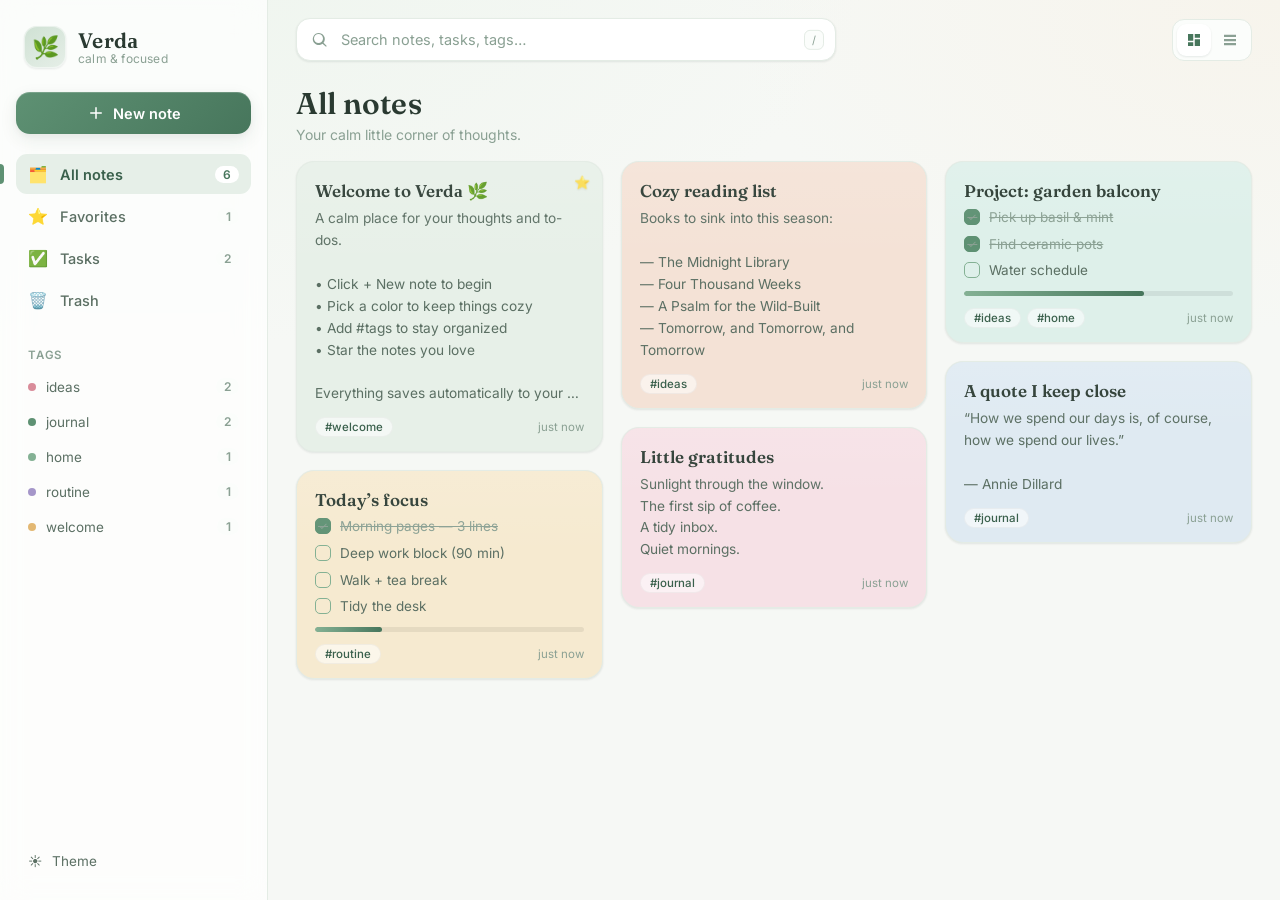
<file: index.html>
<!DOCTYPE html>
<html lang="en" data-theme="light">
<head>
  <meta charset="UTF-8" />
  <meta name="viewport" content="width=device-width, initial-scale=1.0" />
  <meta name="description" content="Verda — a calming green note-taking & productivity space. Notes, tasks, and focus, beautifully organized." />
  <meta name="theme-color" content="#3f7d6b" />
  <title>Verdа · calm notes & productivity</title>
  <link rel="preconnect" href="https://fonts.googleapis.com" />
  <link rel="preconnect" href="https://fonts.gstatic.com" crossorigin />
  <link href="https://fonts.googleapis.com/css2?family=Fraunces:opsz,wght@9..144,400;9..144,500;9..144,600&family=Inter:wght@400;450;500;600;700&display=swap" rel="stylesheet" />
  <link rel="icon" href="data:image/svg+xml,%3Csvg xmlns='http://www.w3.org/2000/svg' viewBox='0 0 100 100'%3E%3Ctext y='.9em' font-size='90'%3E%F0%9F%8C%BF%3C/text%3E%3C/svg%3E" />
  <link rel="stylesheet" href="styles.css" />
</head>
<body>
  <div class="app" id="app">
    <!-- Sidebar -->
    <aside class="sidebar" id="sidebar">
      <div class="brand">
        <div class="brand-mark">🌿</div>
        <div class="brand-text">
          <span class="brand-name">Verdа</span>
          <span class="brand-tag">calm &amp; focused</span>
        </div>
      </div>

      <button class="new-note-btn" id="newNoteBtn">
        <svg viewBox="0 0 24 24" width="18" height="18" aria-hidden="true"><path fill="currentColor" d="M11 11V5a1 1 0 1 1 2 0v6h6a1 1 0 1 1 0 2h-6v6a1 1 0 1 1-2 0v-6H5a1 1 0 1 1 0-2h6Z"/></svg>
        New note
      </button>

      <nav class="nav" id="nav">
        <button class="nav-item is-active" data-view="all">
          <span class="nav-ico">🗂️</span><span>All notes</span><span class="nav-count" data-count="all"></span>
        </button>
        <button class="nav-item" data-view="favorites">
          <span class="nav-ico">⭐</span><span>Favorites</span><span class="nav-count" data-count="favorites"></span>
        </button>
        <button class="nav-item" data-view="tasks">
          <span class="nav-ico">✅</span><span>Tasks</span><span class="nav-count" data-count="tasks"></span>
        </button>
        <button class="nav-item" data-view="trash">
          <span class="nav-ico">🗑️</span><span>Trash</span><span class="nav-count" data-count="trash"></span>
        </button>
      </nav>

      <div class="nav-section">
        <div class="nav-section-head">
          <span>Tags</span>
        </div>
        <div class="tag-list" id="tagList"></div>
      </div>

      <div class="sidebar-footer">
        <button class="ghost-btn" id="themeToggle" title="Toggle theme">
          <span class="ico-light">☀️</span><span class="ico-dark">🌙</span>
          <span class="theme-label">Theme</span>
        </button>
      </div>
    </aside>

    <!-- Main -->
    <main class="main">
      <header class="topbar">
        <button class="icon-btn menu-btn" id="menuBtn" title="Menu" aria-label="Toggle sidebar">
          <svg viewBox="0 0 24 24" width="20" height="20"><path fill="currentColor" d="M4 6h16v2H4zM4 11h16v2H4zM4 16h16v2H4z"/></svg>
        </button>
        <div class="search">
          <svg class="search-ico" viewBox="0 0 24 24" width="18" height="18"><path fill="currentColor" d="m21 20-4.3-4.3a8 8 0 1 0-1.4 1.4L20 21zM4 10a6 6 0 1 1 12 0 6 6 0 0 1-12 0Z"/></svg>
          <input type="text" id="search" placeholder="Search notes, tasks, tags…" autocomplete="off" />
          <kbd class="search-kbd">/</kbd>
        </div>
        <div class="topbar-right">
          <div class="seg" id="layoutSeg" role="tablist" aria-label="Layout">
            <button class="seg-btn is-active" data-layout="masonry" title="Board view" aria-label="Board view">
              <svg viewBox="0 0 24 24" width="18" height="18"><path fill="currentColor" d="M4 4h7v9H4zM13 4h7v5h-7zM13 11h7v9h-7zM4 15h7v5H4z"/></svg>
            </button>
            <button class="seg-btn" data-layout="list" title="List view" aria-label="List view">
              <svg viewBox="0 0 24 24" width="18" height="18"><path fill="currentColor" d="M4 5h16v3H4zM4 10.5h16v3H4zM4 16h16v3H4z"/></svg>
            </button>
          </div>
        </div>
      </header>

      <section class="view-head">
        <div>
          <h1 class="view-title" id="viewTitle">All notes</h1>
          <p class="view-sub" id="viewSub">Your calm little corner of thoughts.</p>
        </div>
      </section>

      <section class="board-wrap">
        <div class="board" id="board" data-layout="masonry"></div>
        <div class="empty" id="empty" hidden>
          <div class="empty-art">🍃</div>
          <h2 id="emptyTitle">Nothing here yet</h2>
          <p id="emptyText">Plant your first thought. It’ll grow.</p>
          <button class="new-note-btn ghost" id="emptyNew">Create a note</button>
        </div>
      </section>
    </main>
  </div>

  <!-- Editor overlay -->
  <div class="editor-overlay" id="editorOverlay" hidden>
    <div class="editor-scrim" data-close></div>
    <div class="editor" id="editor" role="dialog" aria-modal="true" aria-label="Note editor">
      <div class="editor-top">
        <div class="swatches" id="swatches" aria-label="Note color"></div>
        <div class="editor-actions">
          <button class="icon-btn" id="pinBtn" title="Pin / favorite">
            <svg viewBox="0 0 24 24" width="20" height="20"><path fill="currentColor" d="m12 2 2.9 6.3 6.9.7-5.1 4.6 1.4 6.8L12 17.8 5.9 20.4l1.4-6.8L2.2 9l6.9-.7z"/></svg>
          </button>
          <button class="icon-btn" id="taskToggleBtn" title="Mark as task / checklist">
            <svg viewBox="0 0 24 24" width="20" height="20"><path fill="currentColor" d="M9 16.2 4.8 12l-1.4 1.4L9 19 21 7l-1.4-1.4z"/></svg>
          </button>
          <button class="icon-btn danger" id="deleteBtn" title="Delete note">
            <svg viewBox="0 0 24 24" width="20" height="20"><path fill="currentColor" d="M6 7h12l-1 13H7zM9 4h6l1 2H8z"/></svg>
          </button>
          <button class="icon-btn" id="closeEditor" title="Close" data-close>
            <svg viewBox="0 0 24 24" width="20" height="20"><path fill="currentColor" d="M6.4 5 12 10.6 17.6 5 19 6.4 13.4 12 19 17.6 17.6 19 12 13.4 6.4 19 5 17.6 10.6 12 5 6.4z"/></svg>
          </button>
        </div>
      </div>

      <input class="editor-title" id="editorTitle" placeholder="Title" />

      <div class="editor-body" id="editorBody">
        <textarea class="editor-text" id="editorText" placeholder="Start writing… let your thoughts breathe."></textarea>
        <div class="checklist" id="checklist" hidden></div>
      </div>

      <div class="editor-foot">
        <div class="tag-edit">
          <span class="tag-edit-chips" id="tagChips"></span>
          <input class="tag-input" id="tagInput" placeholder="+ tag" />
        </div>
        <span class="editor-meta" id="editorMeta"></span>
      </div>
    </div>
  </div>

  <!-- Toast -->
  <div class="toast" id="toast" hidden><span id="toastMsg"></span><button id="toastAction"></button></div>

  <script src="app.js"></script>
</body>
</html>
</file>
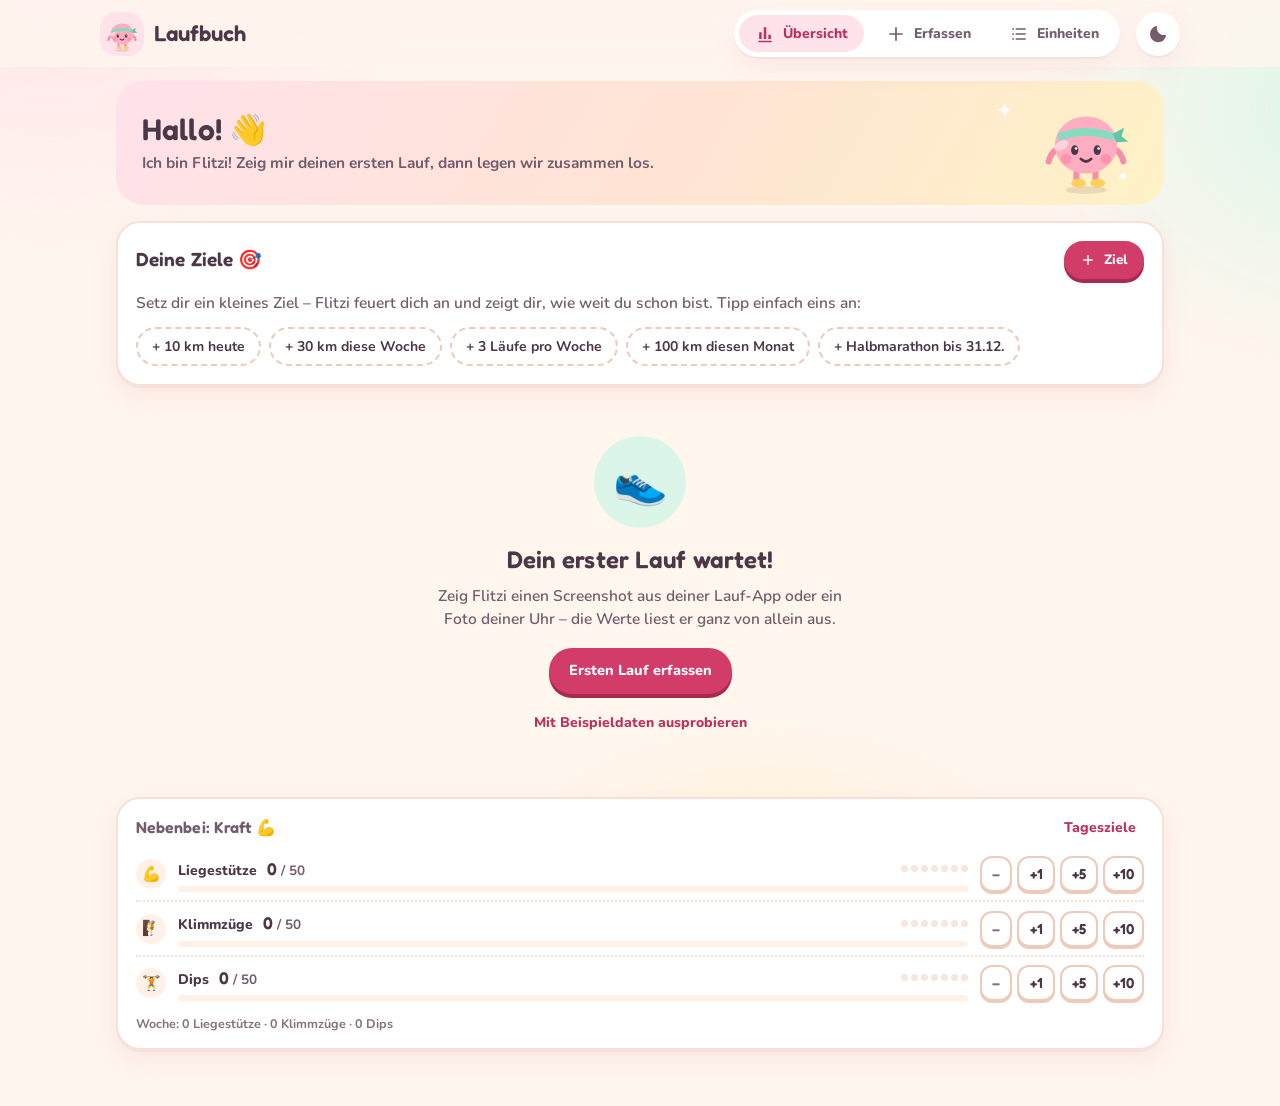
<file: lauf/index.html>
<!DOCTYPE html>
<html lang="de">
<head>
  <meta charset="UTF-8" />
  <meta name="viewport" content="width=device-width, initial-scale=1.0, viewport-fit=cover" />
  <meta name="description" content="Laufbuch — Lauf-Screenshots und Fotos automatisch auslesen, Einheiten speichern und Fortschritte sehen." />
  <meta name="theme-color" content="#fff6ee" />
  <title>Laufbuch</title>
  <link rel="preconnect" href="https://fonts.googleapis.com" />
  <link rel="preconnect" href="https://fonts.gstatic.com" crossorigin />
  <link href="https://fonts.googleapis.com/css2?family=Fredoka:wght@500;600;700&family=Nunito:wght@500;600;700;800&display=swap" rel="stylesheet" />
  <link rel="manifest" href="manifest.webmanifest" />
  <link rel="icon" href="icons/icon.svg" type="image/svg+xml" />
  <link rel="apple-touch-icon" href="icons/apple-touch-icon.png" />
  <meta name="apple-mobile-web-app-capable" content="yes" />
  <meta name="mobile-web-app-capable" content="yes" />
  <meta name="apple-mobile-web-app-title" content="Laufbuch" />
  <meta name="apple-mobile-web-app-status-bar-style" content="default" />
  <meta name="format-detection" content="telephone=no" />
  <link rel="stylesheet" href="styles.css" />
</head>
<body>
  <header class="topbar">
    <div class="brand">
      <span class="brand-mark" data-mascot="idle" data-size="38" aria-hidden="true"></span>
      <span class="brand-name">Laufbuch</span>
    </div>

    <nav class="tabs" id="tabs" aria-label="Bereiche">
      <button class="tab-btn is-active" data-tab="overview" aria-current="page">
        <svg viewBox="0 0 24 24" width="20" height="20" aria-hidden="true"><path fill="currentColor" d="M4 20h16v2H4zM5 10h3v8H5zm5.5-6h3v14h-3zM16 13h3v5h-3z"/></svg>
        <span>Übersicht</span>
      </button>
      <button class="tab-btn tab-btn--add" data-tab="add" aria-label="Neue Einheit erfassen">
        <svg viewBox="0 0 24 24" width="20" height="20" aria-hidden="true"><path fill="currentColor" d="M11 4h2v7h7v2h-7v7h-2v-7H4v-2h7z"/></svg>
        <span>Erfassen</span>
      </button>
      <button class="tab-btn" data-tab="runs">
        <svg viewBox="0 0 24 24" width="20" height="20" aria-hidden="true"><path fill="currentColor" d="M4 5h2v2H4zm4 0h12v2H8zm-4 6h2v2H4zm4 0h12v2H8zm-4 6h2v2H4zm4 0h12v2H8z"/></svg>
        <span>Einheiten</span>
      </button>
    </nav>

    <button class="icon-btn" id="themeToggle" title="Hell/Dunkel umschalten" aria-label="Hell/Dunkel umschalten">
      <svg class="ico-moon" viewBox="0 0 24 24" width="20" height="20" aria-hidden="true"><path fill="currentColor" d="M12.3 22A10 10 0 0 1 9.6 2.4a1 1 0 0 1 1.2 1.3A8 8 0 0 0 20.3 13a1 1 0 0 1 1.3 1.2A10 10 0 0 1 12.3 22Z"/></svg>
      <svg class="ico-sun" viewBox="0 0 24 24" width="20" height="20" aria-hidden="true"><path fill="currentColor" d="M12 17a5 5 0 1 1 0-10 5 5 0 0 1 0 10ZM11 1h2v3h-2zm0 19h2v3h-2zM3.5 4.9l1.4-1.4L7 5.6 5.6 7zm13.4 13.5 1.4-1.4 2.1 2.1-1.4 1.4zM1 11h3v2H1zm19 0h3v2h-3zM3.5 19.1 5.6 17 7 18.4l-2.1 2.1zM16.9 5.6 19 3.5l1.4 1.4L18.4 7z"/></svg>
    </button>
  </header>

  <main class="main">
    <!-- ============ Übersicht ============ -->
    <section class="view is-active" id="view-overview" aria-labelledby="h-overview">
      <div class="hero">
        <div class="hero-text">
          <h1 id="h-overview"><span id="heroTitle">Hallo!</span></h1>
          <p id="heroSub">Schön, dass du da bist.</p>
        </div>
        <div class="hero-mascot" data-mascot="run" data-size="104" aria-hidden="true"></div>
      </div>

      <div class="install-card" id="installCard" hidden>
        <span class="install-ico emo" aria-hidden="true">📲</span>
        <div class="install-text">
          <strong>Hol dir Laufbuch auf deinen Home-Bildschirm</strong>
          <span>Mit eigenem Symbol, im Vollbild und auch ohne Internet.</span>
        </div>
        <button class="btn btn-primary btn-sm" id="installBtn">So geht's</button>
        <button class="install-close" id="installDismiss" aria-label="Hinweis ausblenden">
          <svg viewBox="0 0 24 24" width="18" height="18" aria-hidden="true"><path fill="currentColor" d="m12 10.6 5-5 1.4 1.4-5 5 5 5-1.4 1.4-5-5-5 5L5.6 17l5-5-5-5L7 5.6z"/></svg>
        </button>
      </div>

      <div class="notice warn demo-bar" id="demoBar" hidden>
        <span><i class="emo">🧸</i> Das sind nur Beispieldaten zum Ausprobieren.</span> <button class="link-btn" id="demoRemove">Beispieldaten entfernen</button>
      </div>

      <div class="card goals-card" id="goalsCard">
        <div class="card-head">
          <h2>Deine Ziele <i class="emo">🎯</i></h2>
          <button class="btn btn-sm btn-primary" id="addGoalBtn">
            <svg viewBox="0 0 24 24" width="16" height="16" aria-hidden="true"><path fill="currentColor" d="M11 11V5h2v6h6v2h-6v6h-2v-6H5v-2z"/></svg>
            Ziel
          </button>
        </div>
        <div class="goal-list" id="goalList"></div>
        <div class="goal-empty" id="goalEmpty" hidden>
          <p>Setz dir ein kleines Ziel – Flitzi feuert dich an und zeigt dir, wie weit du schon bist. Tipp einfach eins an:</p>
          <div class="chips" id="goalChips"></div>
        </div>
        <details class="past-goals" id="pastGoals" hidden>
          <summary>Vergangene Ziele <span class="count" id="pastCount"></span></summary>
          <ul class="past-list" id="pastGoalList"></ul>
        </details>
        <div class="goal-foot" id="goalFoot"><span class="pill good" id="streakPill"></span><span class="pill" id="monthPill"></span></div>
      </div>

      <div class="empty" id="overviewEmpty" hidden>
        <div class="empty-art" aria-hidden="true"><i class="emo">👟</i></div>
        <h2>Dein erster Lauf wartet!</h2>
        <p>Zeig Flitzi einen Screenshot aus deiner Lauf-App oder ein Foto deiner Uhr – die Werte liest er ganz von allein aus.</p>
        <button class="btn btn-primary" data-goto="add">Ersten Lauf erfassen</button>
        <div><button class="link-btn demo-link" id="demoBtn">Mit Beispieldaten ausprobieren</button></div>
      </div>

      <div id="overviewContent">
        <div class="kpis">
          <div class="kpi"><div class="kpi-ico emo" aria-hidden="true">🛣️</div><div class="kpi-body"><div class="kpi-label">Gesamtstrecke</div><div class="kpi-value"><span id="kpiKm">0</span><small>km</small></div></div></div>
          <div class="kpi"><div class="kpi-ico emo" aria-hidden="true">👟</div><div class="kpi-body"><div class="kpi-label">Läufe</div><div class="kpi-value"><span id="kpiRuns">0</span></div></div></div>
          <div class="kpi"><div class="kpi-ico emo" aria-hidden="true">⏱️</div><div class="kpi-body"><div class="kpi-label">Gesamtzeit</div><div class="kpi-value"><span id="kpiTime">0</span></div></div></div>
          <div class="kpi"><div class="kpi-ico emo" aria-hidden="true">⚡</div><div class="kpi-body"><div class="kpi-label">Ø Pace</div><div class="kpi-value"><span id="kpiPace">–</span><small>/km</small></div></div></div>
        </div>

        <div class="grid-2">
          <div class="card chart-card">
            <div class="card-head">
              <h2>Wochenkilometer <i class="emo">📊</i></h2>
              <span class="card-sub">letzte 12 Wochen</span>
            </div>
            <div class="chart" id="chartWeeks"></div>
          </div>
          <div class="card chart-card">
            <div class="card-head">
              <h2>Pace-Entwicklung <i class="emo">📈</i></h2>
              <span class="card-sub" id="paceTrend">letzte 20 Läufe</span>
            </div>
            <div class="chart" id="chartPace"></div>
          </div>
        </div>

        <div class="grid-2">
          <div class="card">
            <div class="card-head"><h2>Bestleistungen <i class="emo">🏆</i></h2></div>
            <div class="records" id="records"></div>
          </div>
          <div class="card">
            <div class="card-head">
              <h2>Letzte Einheiten <i class="emo">👟</i></h2>
              <button class="link-btn" data-goto="runs">Alle anzeigen</button>
            </div>
            <ul class="run-list compact" id="recentList"></ul>
          </div>
        </div>
      </div>
      <section class="card strength-card" id="strengthCard" aria-labelledby="h-strength">
        <div class="card-head">
          <h2 id="h-strength">Nebenbei: Kraft <i class="emo">💪</i></h2>
          <button class="link-btn" id="strengthSettings">Tagesziele</button>
        </div>
        <div class="strength-list" id="strengthGrid"></div>
        <div class="strength-foot" id="strengthFoot"></div>
      </section>
    </section>

    <!-- ============ Erfassen ============ -->
    <section class="view" id="view-add" aria-labelledby="h-add">
      <h1 class="view-title" id="h-add">Lauf erfassen <i class="emo">📸</i></h1>

      <label class="dropzone" id="dropzone" for="fileInput">
        <input type="file" id="fileInput" accept="image/*" multiple hidden />
        <span class="dz-mascot" data-mascot="idle" data-size="96" aria-hidden="true"></span>
        <span class="dz-title">Neue Einheit</span>
        <span class="dz-sub">Wähl einen oder mehrere Screenshots <strong>desselben Laufs</strong> – Flitzi fasst sie zu einer Einheit zusammen. Ziehen, mit <kbd>Strg</kbd>+<kbd>V</kbd> einfügen oder antippen.</span>
      </label>

      <div class="add-actions">
        <label class="btn btn-primary" for="cameraInput">
          <input type="file" id="cameraInput" accept="image/*" capture="environment" hidden />
          <svg viewBox="0 0 24 24" width="18" height="18" aria-hidden="true"><path fill="currentColor" d="M9 3 7.2 5H4a2 2 0 0 0-2 2v12a2 2 0 0 0 2 2h16a2 2 0 0 0 2-2V7a2 2 0 0 0-2-2h-3.2L15 3H9Zm3 15a5 5 0 1 1 0-10 5 5 0 0 1 0 10Z"/></svg>
          Foto aufnehmen
        </label>
        <button class="btn" id="manualBtn">Ohne Foto eintragen</button>
      </div>

      <p class="hint">
        <i class="emo">💡</i> Tipp für WHOOP: Mach von einem Lauf ruhig mehrere Screenshots – Übersicht (Strain,
        Dauer, Herzfrequenz, Kalorien), Herzfrequenzzonen und die Karte mit Distanz &amp; Pace. Mit „+ Foto“ kannst du
        jederzeit weitere hinzufügen, auch später beim Bearbeiten. Klappt genauso mit Strava, Garmin, Apple Fitness,
        Nike Run Club, Polar, Coros und Fotos vom Uhren-Display.<br />
        <i class="emo">🔒</i> Flitzi liest alles direkt auf deinem Gerät – deine Bilder bleiben bei dir.
      </p>

      <div class="queue-head" id="queueHead" hidden>
        <h2>Neue Einheiten <i class="emo">👀</i> <span class="count" id="queueCount"></span></h2>
        <button class="btn btn-primary btn-sm" id="saveAllBtn">Alle speichern</button>
      </div>
      <div class="queue" id="queue"></div>
    </section>

    <!-- ============ Einheiten ============ -->
    <section class="view" id="view-runs" aria-labelledby="h-runs">
      <div class="runs-head">
        <h1 class="view-title" id="h-runs">Deine Einheiten <i class="emo">📒</i></h1>
        <div class="runs-tools">
          <button class="btn btn-sm" id="exportCsvBtn">CSV exportieren</button>
          <button class="btn btn-sm" id="exportJsonBtn">Backup</button>
          <label class="btn btn-sm" for="importInput">Importieren<input type="file" id="importInput" accept="application/json,.json" hidden /></label>
        </div>
      </div>
      <div class="empty" id="runsEmpty" hidden>
        <div class="empty-art" aria-hidden="true"><i class="emo">📒</i></div>
        <h2>Noch ganz leer hier</h2>
        <p>Sobald du einen Lauf speicherst, sammelt Flitzi ihn hier für dich – schön nach Monaten sortiert.</p>
        <button class="btn btn-primary" data-goto="add">Lauf erfassen</button>
      </div>
      <div id="runGroups"></div>
    </section>
  </main>

  <!-- Bearbeiten -->
  <dialog class="dialog" id="editDialog" aria-labelledby="editTitle">
    <div class="dialog-head">
      <h2 id="editTitle">Einheit bearbeiten</h2>
      <button class="icon-btn" data-close aria-label="Schließen">
        <svg viewBox="0 0 24 24" width="20" height="20" aria-hidden="true"><path fill="currentColor" d="m12 10.6 5-5 1.4 1.4-5 5 5 5-1.4 1.4-5-5-5 5L5.6 17l5-5-5-5L7 5.6z"/></svg>
      </button>
    </div>
    <div class="dialog-body" id="editBody"></div>
  </dialog>

  <div class="tooltip" id="tooltip" role="status" hidden></div>
  <div class="toast" id="toast" role="status" aria-live="polite">
    <span id="toastMsg"></span>
    <button class="toast-action" id="toastAction" hidden></button>
  </div>

  <!-- Formular für eine Einheit -->
  <template id="runFormTpl">
    <form class="run-form" novalidate>
      <div class="fields">
        <label class="field"><span class="field-label">Datum <i class="src"></i></span><input name="date" type="date" required /></label>
        <label class="field"><span class="field-label">Art</span>
          <select name="type">
            <option>Lauf</option><option>Intervall</option><option>Trail</option><option>Laufband</option><option>Wettkampf</option><option>Gehen</option>
          </select>
        </label>
        <label class="field"><span class="field-label">Distanz (km) <i class="src"></i></span><input name="distanceKm" inputmode="decimal" placeholder="z. B. 10,02" autocomplete="off" /></label>
        <label class="field"><span class="field-label">Dauer <i class="src"></i></span><input name="durationSec" inputmode="numeric" placeholder="h:mm:ss" autocomplete="off" /></label>
        <div class="field field-out"><span class="field-label">Pace <i class="src"></i></span><output name="pace">–</output></div>
        <label class="field"><span class="field-label">Ø Herzfrequenz <i class="src"></i></span><input name="avgHr" inputmode="numeric" placeholder="bpm" autocomplete="off" /></label>
        <label class="field"><span class="field-label">Max. Herzfrequenz <i class="src"></i></span><input name="maxHr" inputmode="numeric" placeholder="bpm" autocomplete="off" /></label>
        <label class="field"><span class="field-label">Kalorien <i class="src"></i></span><input name="calories" inputmode="numeric" placeholder="kcal" autocomplete="off" /></label>
        <label class="field"><span class="field-label">Höhenmeter <i class="src"></i></span><input name="elevationM" inputmode="numeric" placeholder="m" autocomplete="off" /></label>
        <label class="field"><span class="field-label">Schrittfrequenz <i class="src"></i></span><input name="cadence" inputmode="numeric" placeholder="spm" autocomplete="off" /></label>
        <label class="field"><span class="field-label">Strain <i class="src"></i></span><input name="strain" inputmode="decimal" placeholder="0–21" autocomplete="off" /></label>
        <label class="field field-wide"><span class="field-label">Notiz</span><input name="note" placeholder="Wie lief's? 😊" autocomplete="off" /></label>
      </div>
      <div class="zones-box" hidden></div>
      <div class="form-error" hidden></div>
      <div class="form-actions"></div>
    </form>
  </template>

  <script src="parser.js"></script>
  <script src="goals.js"></script>
  <script src="app.js"></script>
</body>
</html>
</file>
<file: styles.css>
/* ============================================================
   Verdа — calm notes & productivity
   A soft, cozy, green-tinted interface.
   ============================================================ */

:root {
  /* Calming green palette */
  --sage-50:  #f3f7f4;
  --sage-100: #e6efe8;
  --sage-200: #cfe1d3;
  --sage-300: #aecdb6;
  --sage-400: #84b194;
  --sage-500: #5e9173;
  --sage-600: #47765c;
  --sage-700: #3a604c;
  --sage-800: #304d3f;
  --sage-900: #233a30;

  --clay:   #c98a6b;
  --honey:  #e3b873;
  --blush:  #d98c9a;
  --sky:    #7fa8c4;
  --lilac:  #a596c9;

  /* Semantic (light) */
  --bg:        #f6f8f5;
  --bg-grad-1: #eef5ee;
  --bg-grad-2: #f7f4ec;
  --surface:   #ffffff;
  --surface-2: #fbfdfb;
  --surface-glass: rgba(255, 255, 255, 0.72);
  --border:    #e4ece5;
  --border-strong: #d3e0d6;
  --text:      #2a3a31;
  --text-soft: #5b6f63;
  --text-mute: #8aa093;
  --accent:    #47765c;
  --accent-soft: #e6efe8;
  --accent-strong: #3a604c;
  --shadow-sm: 0 1px 2px rgba(36, 58, 48, .06), 0 1px 3px rgba(36, 58, 48, .04);
  --shadow-md: 0 6px 18px rgba(36, 58, 48, .08), 0 2px 6px rgba(36, 58, 48, .05);
  --shadow-lg: 0 24px 60px rgba(36, 58, 48, .16), 0 8px 24px rgba(36, 58, 48, .08);
  --ring: 0 0 0 3px rgba(94, 145, 115, .25);

  /* Note card pastels */
  --c-sage:  #e7f0e8;
  --c-mint:  #def0ea;
  --c-honey: #f6ead0;
  --c-clay:  #f4e2d6;
  --c-blush: #f6e1e6;
  --c-sky:   #dfeaf2;
  --c-lilac: #e8e3f3;
  --c-paper: #ffffff;

  --radius:    18px;
  --radius-sm: 12px;
  --radius-lg: 26px;
  --sidebar-w: 268px;
  --font-sans: "Inter", system-ui, -apple-system, "Segoe UI", sans-serif;
  --font-serif: "Fraunces", Georgia, serif;
  --ease: cubic-bezier(.4, .14, .2, 1);
  --ease-out: cubic-bezier(.16, 1, .3, 1);
}

[data-theme="dark"] {
  --bg:        #161e1a;
  --bg-grad-1: #18221d;
  --bg-grad-2: #1c2420;
  --surface:   #1f2a24;
  --surface-2: #23302a;
  --surface-glass: rgba(31, 42, 36, 0.72);
  --border:    #2c3a32;
  --border-strong: #38493f;
  --text:      #e7efe8;
  --text-soft: #aec2b4;
  --text-mute: #7d9286;
  --accent:    #84b194;
  --accent-soft: #28362e;
  --accent-strong: #aecdb6;
  --shadow-sm: 0 1px 2px rgba(0,0,0,.3);
  --shadow-md: 0 8px 22px rgba(0,0,0,.35);
  --shadow-lg: 0 28px 60px rgba(0,0,0,.5);
  --ring: 0 0 0 3px rgba(132, 177, 148, .3);

  --c-sage:  #28362c;
  --c-mint:  #233a35;
  --c-honey: #3a3324;
  --c-clay:  #3a2c24;
  --c-blush: #3a2730;
  --c-sky:   #243240;
  --c-lilac: #2e2940;
  --c-paper: #222e27;
}

* { box-sizing: border-box; }
[hidden] { display: none !important; }
html, body { height: 100%; }
body {
  margin: 0;
  font-family: var(--font-sans);
  color: var(--text);
  background:
    radial-gradient(1200px 700px at 12% -8%, var(--bg-grad-1), transparent 60%),
    radial-gradient(1000px 600px at 100% 0%, var(--bg-grad-2), transparent 55%),
    var(--bg);
  -webkit-font-smoothing: antialiased;
  text-rendering: optimizeLegibility;
  overflow: hidden;
}

button { font-family: inherit; cursor: pointer; border: none; background: none; color: inherit; }
input, textarea { font-family: inherit; }
::selection { background: var(--sage-200); color: var(--sage-900); }

/* Soft scrollbars */
*::-webkit-scrollbar { width: 10px; height: 10px; }
*::-webkit-scrollbar-thumb { background: var(--border-strong); border-radius: 99px; border: 3px solid transparent; background-clip: padding-box; }
*::-webkit-scrollbar-thumb:hover { background: var(--sage-400); background-clip: padding-box; }

/* ============================================================ Layout */
.app {
  display: grid;
  grid-template-columns: var(--sidebar-w) 1fr;
  height: 100vh;
  transition: grid-template-columns .35s var(--ease);
}
.app.sidebar-collapsed { grid-template-columns: 0 1fr; }

/* ============================================================ Sidebar */
.sidebar {
  display: flex;
  flex-direction: column;
  gap: 6px;
  padding: 22px 16px;
  background: var(--surface-glass);
  backdrop-filter: blur(14px) saturate(1.2);
  -webkit-backdrop-filter: blur(14px) saturate(1.2);
  border-right: 1px solid var(--border);
  overflow-y: auto;
  overflow-x: hidden;
  min-width: 0;
}
.app.sidebar-collapsed .sidebar { opacity: 0; pointer-events: none; }

.brand { display: flex; align-items: center; gap: 12px; padding: 4px 8px 18px; }
.brand-mark {
  width: 42px; height: 42px; flex: none;
  display: grid; place-items: center;
  font-size: 22px;
  background: linear-gradient(145deg, var(--sage-200), var(--sage-100));
  border-radius: 13px;
  box-shadow: var(--shadow-sm), inset 0 0 0 1px rgba(255,255,255,.5);
}
.brand-text { display: flex; flex-direction: column; line-height: 1.15; }
.brand-name { font-family: var(--font-serif); font-size: 21px; font-weight: 600; letter-spacing: .3px; }
.brand-tag { font-size: 12px; color: var(--text-mute); letter-spacing: .2px; }

.new-note-btn {
  display: flex; align-items: center; justify-content: center; gap: 8px;
  width: 100%; padding: 12px 16px;
  font-size: 14.5px; font-weight: 600;
  color: #fff;
  background: linear-gradient(135deg, var(--sage-500), var(--sage-600));
  border-radius: 14px;
  box-shadow: var(--shadow-md), inset 0 1px 0 rgba(255,255,255,.18);
  transition: transform .18s var(--ease-out), box-shadow .2s, filter .2s;
  margin-bottom: 14px;
}
.new-note-btn:hover { transform: translateY(-1px); filter: brightness(1.04); box-shadow: var(--shadow-lg); }
.new-note-btn:active { transform: translateY(0) scale(.99); }
.new-note-btn.ghost {
  color: var(--accent); background: var(--accent-soft); box-shadow: none; width: auto; margin: 14px auto 0;
}
.new-note-btn.ghost:hover { background: var(--sage-200); }

.nav { display: flex; flex-direction: column; gap: 2px; }
.nav-item {
  display: flex; align-items: center; gap: 12px;
  padding: 10px 12px; border-radius: 11px;
  font-size: 14.5px; font-weight: 500; color: var(--text-soft);
  text-align: left; width: 100%;
  transition: background .18s, color .18s, transform .12s;
  position: relative;
}
.nav-item:hover { background: var(--accent-soft); color: var(--text); }
.nav-item.is-active { background: var(--accent-soft); color: var(--accent-strong); font-weight: 600; }
.nav-item.is-active::before {
  content: ""; position: absolute; left: -16px; top: 50%; transform: translateY(-50%);
  width: 4px; height: 20px; border-radius: 0 4px 4px 0; background: var(--sage-500);
}
.nav-ico { font-size: 16px; width: 20px; text-align: center; }
.nav-count {
  margin-left: auto; font-size: 12px; font-weight: 600; color: var(--text-mute);
  background: var(--surface-2); padding: 1px 8px; border-radius: 99px; min-width: 22px; text-align: center;
}
.nav-item.is-active .nav-count { background: var(--surface); color: var(--accent); }
.nav-count:empty { display: none; }

.nav-section { margin-top: 22px; }
.nav-section-head {
  font-size: 11.5px; font-weight: 600; letter-spacing: .8px; text-transform: uppercase;
  color: var(--text-mute); padding: 0 12px 8px;
}
.tag-list { display: flex; flex-direction: column; gap: 2px; }
.tag-pill {
  display: flex; align-items: center; gap: 10px;
  padding: 8px 12px; border-radius: 10px; font-size: 13.5px; color: var(--text-soft);
  text-align: left; width: 100%; transition: background .15s, color .15s;
}
.tag-pill:hover { background: var(--accent-soft); color: var(--text); }
.tag-pill.is-active { background: var(--accent-soft); color: var(--accent-strong); font-weight: 600; }
.tag-dot { width: 8px; height: 8px; border-radius: 99px; flex: none; background: var(--sage-400); }
.tag-pill .nav-count { margin-left: auto; }
.tag-empty { padding: 6px 12px; font-size: 12.5px; color: var(--text-mute); font-style: italic; }

.sidebar-footer { margin-top: auto; padding-top: 16px; }
.ghost-btn {
  display: flex; align-items: center; gap: 10px;
  padding: 9px 12px; width: 100%; border-radius: 11px;
  font-size: 13.5px; color: var(--text-soft); transition: background .15s;
}
.ghost-btn:hover { background: var(--accent-soft); }
.ico-dark { display: none; }
[data-theme="dark"] .ico-light { display: none; }
[data-theme="dark"] .ico-dark { display: inline; }

/* ============================================================ Main */
.main { display: flex; flex-direction: column; min-width: 0; height: 100vh; overflow: hidden; }

.topbar {
  display: flex; align-items: center; gap: 14px;
  padding: 18px 28px 6px;
}
.icon-btn {
  display: grid; place-items: center;
  width: 40px; height: 40px; border-radius: 12px;
  color: var(--text-soft);
  transition: background .15s, color .15s, transform .12s;
}
.icon-btn:hover { background: var(--accent-soft); color: var(--text); }
.icon-btn:active { transform: scale(.94); }
.icon-btn.danger:hover { background: #fbe6e6; color: #c0564f; }
[data-theme="dark"] .icon-btn.danger:hover { background: #3a2725; }
.menu-btn { margin-left: -6px; }

.search { position: relative; flex: 1; max-width: 540px; }
.search-ico { position: absolute; left: 15px; top: 50%; transform: translateY(-50%); color: var(--text-mute); pointer-events: none; }
#search {
  width: 100%; padding: 12px 44px 12px 44px;
  font-size: 14.5px; color: var(--text);
  background: var(--surface); border: 1px solid var(--border);
  border-radius: 14px; outline: none; box-shadow: var(--shadow-sm);
  transition: border-color .18s, box-shadow .18s;
}
#search::placeholder { color: var(--text-mute); }
#search:focus { border-color: var(--sage-400); box-shadow: var(--ring); }
.search-kbd {
  position: absolute; right: 12px; top: 50%; transform: translateY(-50%);
  font-size: 11px; color: var(--text-mute); font-family: var(--font-sans);
  background: var(--surface-2); border: 1px solid var(--border); border-radius: 6px;
  padding: 2px 7px; line-height: 1.3;
}

.topbar-right { margin-left: auto; display: flex; align-items: center; gap: 10px; }
.seg { display: flex; gap: 2px; padding: 4px; background: var(--surface-2); border: 1px solid var(--border); border-radius: 12px; }
.seg-btn { display: grid; place-items: center; width: 34px; height: 32px; border-radius: 9px; color: var(--text-mute); transition: all .15s; }
.seg-btn:hover { color: var(--text); }
.seg-btn.is-active { background: var(--surface); color: var(--accent); box-shadow: var(--shadow-sm); }

.view-head { padding: 18px 28px 14px; display: flex; align-items: flex-end; justify-content: space-between; gap: 16px; }
.view-title { font-family: var(--font-serif); font-size: 30px; font-weight: 600; margin: 0; letter-spacing: .2px; }
.view-sub { margin: 4px 0 0; font-size: 14px; color: var(--text-mute); }

.board-wrap { flex: 1; overflow-y: auto; padding: 4px 28px 40px; }

/* Masonry via CSS columns */
.board[data-layout="masonry"] {
  column-width: 250px;
  column-gap: 18px;
}
.board[data-layout="masonry"] .card { break-inside: avoid; margin-bottom: 18px; }

.board[data-layout="list"] {
  display: flex; flex-direction: column; gap: 12px; max-width: 760px;
}
.board[data-layout="list"] .card { width: 100%; }
.board[data-layout="list"] .card-body { -webkit-line-clamp: 3; }

/* ============================================================ Cards */
.card {
  position: relative;
  display: block; width: 100%; text-align: left;
  background: var(--c-paper);
  border: 1px solid var(--border);
  border-radius: var(--radius);
  padding: 18px 18px 14px;
  box-shadow: var(--shadow-sm);
  transition: transform .22s var(--ease-out), box-shadow .22s, border-color .2s;
  cursor: pointer;
  animation: cardIn .45s var(--ease-out) both;
  overflow: hidden;
}
.card::after {
  content: ""; position: absolute; inset: 0; border-radius: inherit;
  background: linear-gradient(180deg, rgba(255,255,255,.16), transparent 40%);
  pointer-events: none; opacity: .6;
}
@keyframes cardIn { from { opacity: 0; transform: translateY(10px) scale(.98); } to { opacity: 1; transform: none; } }
.card:hover { transform: translateY(-3px); box-shadow: var(--shadow-md); border-color: var(--border-strong); }
.card:active { transform: translateY(-1px) scale(.995); }

.card[data-color="sage"]  { background: var(--c-sage); }
.card[data-color="mint"]  { background: var(--c-mint); }
.card[data-color="honey"] { background: var(--c-honey); }
.card[data-color="clay"]  { background: var(--c-clay); }
.card[data-color="blush"] { background: var(--c-blush); }
.card[data-color="sky"]   { background: var(--c-sky); }
.card[data-color="lilac"] { background: var(--c-lilac); }

.card-pin {
  position: absolute; top: 12px; right: 12px; font-size: 13px;
  opacity: .85; filter: drop-shadow(0 1px 1px rgba(0,0,0,.1));
}
.card-title {
  font-family: var(--font-serif);
  font-size: 17px; font-weight: 600; line-height: 1.3;
  margin: 0 0 6px; color: var(--text);
  padding-right: 18px;
  word-break: break-word;
}
.card-body {
  font-size: 13.7px; line-height: 1.6; color: var(--text-soft);
  white-space: pre-wrap; word-break: break-word;
  display: -webkit-box; -webkit-line-clamp: 9; -webkit-box-orient: vertical; overflow: hidden;
}
.card-checks { display: flex; flex-direction: column; gap: 7px; margin: 2px 0 4px; }
.card-check { display: flex; align-items: flex-start; gap: 9px; font-size: 13.5px; color: var(--text-soft); line-height: 1.45; }
.card-check .box {
  width: 16px; height: 16px; flex: none; margin-top: 1px; border-radius: 5px;
  border: 1.8px solid var(--sage-400); display: grid; place-items: center; font-size: 11px; color: #fff;
}
.card-check.done .box { background: var(--sage-500); border-color: var(--sage-500); }
.card-check.done span { text-decoration: line-through; color: var(--text-mute); }
.card-more { font-size: 12px; color: var(--text-mute); margin-top: 4px; }

.card-foot { display: flex; align-items: center; gap: 6px; margin-top: 12px; flex-wrap: wrap; }
.card-tag {
  font-size: 11.5px; font-weight: 500; color: var(--accent-strong);
  background: rgba(255,255,255,.55); border: 1px solid rgba(0,0,0,.04);
  padding: 2px 9px; border-radius: 99px;
}
[data-theme="dark"] .card-tag { background: rgba(0,0,0,.2); color: var(--accent); }
.card-date { font-size: 11.5px; color: var(--text-mute); margin-left: auto; }

/* progress bar for task cards */
.card-progress { height: 5px; border-radius: 99px; background: rgba(0,0,0,.07); margin-top: 10px; overflow: hidden; }
[data-theme="dark"] .card-progress { background: rgba(255,255,255,.08); }
.card-progress > i { display: block; height: 100%; background: linear-gradient(90deg, var(--sage-400), var(--sage-600)); border-radius: inherit; transition: width .4s var(--ease-out); }

/* ============================================================ Empty state */
.empty { text-align: center; padding: 80px 20px; color: var(--text-mute); animation: cardIn .4s var(--ease-out) both; }
.empty-art { font-size: 56px; margin-bottom: 10px; filter: saturate(.9); }
.empty h2 { font-family: var(--font-serif); font-weight: 600; color: var(--text-soft); margin: 0 0 6px; font-size: 22px; }
.empty p { margin: 0; font-size: 14.5px; }

/* ============================================================ Editor */
.editor-overlay { position: fixed; inset: 0; z-index: 50; display: grid; place-items: center; padding: 24px; }
.editor-scrim {
  position: absolute; inset: 0;
  background: rgba(35, 58, 48, .32); backdrop-filter: blur(6px);
  animation: fade .3s var(--ease) both;
}
@keyframes fade { from { opacity: 0; } to { opacity: 1; } }

.editor {
  position: relative; z-index: 1;
  width: min(680px, 100%); max-height: 88vh;
  display: flex; flex-direction: column;
  background: var(--surface);
  border: 1px solid var(--border);
  border-radius: var(--radius-lg);
  box-shadow: var(--shadow-lg);
  padding: 18px 22px 16px;
  animation: pop .42s var(--ease-out) both;
}
@keyframes pop { from { opacity: 0; transform: translateY(18px) scale(.96); } to { opacity: 1; transform: none; } }

.editor-top { display: flex; align-items: center; justify-content: space-between; gap: 12px; margin-bottom: 8px; }
.swatches { display: flex; gap: 7px; flex-wrap: wrap; }
.swatch {
  width: 22px; height: 22px; border-radius: 99px; border: 2px solid rgba(0,0,0,.06);
  transition: transform .15s, box-shadow .15s; position: relative;
}
.swatch:hover { transform: scale(1.18); }
.swatch.is-active { box-shadow: var(--ring); transform: scale(1.1); }
.swatch[data-color="paper"] { background: var(--surface-2); border-color: var(--border-strong); }
.swatch[data-color="sage"]  { background: var(--c-sage); }
.swatch[data-color="mint"]  { background: var(--c-mint); }
.swatch[data-color="honey"] { background: var(--c-honey); }
.swatch[data-color="clay"]  { background: var(--c-clay); }
.swatch[data-color="blush"] { background: var(--c-blush); }
.swatch[data-color="sky"]   { background: var(--c-sky); }
.swatch[data-color="lilac"] { background: var(--c-lilac); }

.editor-actions { display: flex; gap: 2px; }
.editor-actions .icon-btn { width: 38px; height: 38px; }
#pinBtn.is-on { color: var(--honey); }

.editor-title {
  font-family: var(--font-serif); font-size: 25px; font-weight: 600;
  border: none; outline: none; background: none; color: var(--text);
  padding: 6px 2px; width: 100%; margin-bottom: 2px;
}
.editor-title::placeholder { color: var(--text-mute); }

.editor-body { flex: 1; overflow-y: auto; min-height: 160px; padding: 0 2px; }
.editor-text {
  width: 100%; min-height: 240px; resize: none;
  border: none; outline: none; background: none; color: var(--text);
  font-size: 15.5px; line-height: 1.7;
}
.editor-text::placeholder { color: var(--text-mute); }

/* Checklist */
.checklist { display: flex; flex-direction: column; gap: 2px; }
.check-row { display: flex; align-items: center; gap: 10px; padding: 5px 4px; border-radius: 9px; transition: background .12s; }
.check-row:hover { background: var(--surface-2); }
.check-box {
  width: 20px; height: 20px; flex: none; border-radius: 6px;
  border: 2px solid var(--sage-400); display: grid; place-items: center;
  color: #fff; font-size: 12px; transition: all .15s;
}
.check-box.done { background: var(--sage-500); border-color: var(--sage-500); }
.check-text {
  flex: 1; border: none; outline: none; background: none; color: var(--text);
  font-size: 15px; padding: 2px 0;
}
.check-row.done .check-text { text-decoration: line-through; color: var(--text-mute); }
.check-del { opacity: 0; color: var(--text-mute); transition: opacity .15s, color .15s; font-size: 18px; padding: 0 4px; }
.check-row:hover .check-del { opacity: 1; }
.check-del:hover { color: #c0564f; }
.check-add { display: flex; align-items: center; gap: 10px; padding: 7px 4px; color: var(--text-mute); }
.check-add input { flex: 1; border: none; outline: none; background: none; font-size: 15px; color: var(--text); }
.check-add .plus { width: 20px; text-align: center; font-size: 18px; }

.editor-foot { display: flex; align-items: center; gap: 14px; padding: 12px 2px 2px; margin-top: 10px; border-top: 1px solid var(--border); flex-wrap: wrap; }
.tag-edit { display: flex; align-items: center; gap: 6px; flex-wrap: wrap; flex: 1; min-width: 200px; }
.tag-edit-chips { display: flex; gap: 6px; flex-wrap: wrap; }
.chip {
  display: inline-flex; align-items: center; gap: 6px;
  font-size: 12.5px; font-weight: 500; color: var(--accent-strong);
  background: var(--accent-soft); padding: 4px 10px; border-radius: 99px;
}
.chip button { color: var(--accent); font-size: 14px; line-height: 1; opacity: .7; }
.chip button:hover { opacity: 1; }
.tag-input { border: none; outline: none; background: none; font-size: 13.5px; color: var(--text); width: 90px; padding: 4px; }
.tag-input::placeholder { color: var(--text-mute); }
.editor-meta { font-size: 12px; color: var(--text-mute); margin-left: auto; white-space: nowrap; }

/* ============================================================ Toast */
.toast {
  position: fixed; bottom: 26px; left: 50%; transform: translateX(-50%);
  z-index: 60; display: flex; align-items: center; gap: 14px;
  background: var(--sage-800); color: #f1f7f2;
  padding: 12px 16px 12px 18px; border-radius: 14px;
  box-shadow: var(--shadow-lg); font-size: 13.5px;
  animation: toastIn .35s var(--ease-out) both;
}
[data-theme="dark"] .toast { background: var(--surface-2); border: 1px solid var(--border-strong); color: var(--text); }
@keyframes toastIn { from { opacity: 0; transform: translate(-50%, 16px); } to { opacity: 1; transform: translate(-50%, 0); } }
.toast button { color: var(--sage-200); font-weight: 600; padding: 4px 8px; border-radius: 8px; }
[data-theme="dark"] .toast button { color: var(--accent); }
.toast button:hover { background: rgba(255,255,255,.12); }
.toast button:empty { display: none; }

/* ============================================================ Responsive */
.menu-btn { display: none; }
@media (max-width: 860px) {
  .app { grid-template-columns: 1fr; }
  .sidebar {
    position: fixed; z-index: 40; top: 0; bottom: 0; left: 0;
    width: var(--sidebar-w); transform: translateX(-100%);
    transition: transform .35s var(--ease); box-shadow: var(--shadow-lg);
  }
  .app.sidebar-open .sidebar { transform: translateX(0); opacity: 1; pointer-events: auto; }
  .app.sidebar-open::after {
    content: ""; position: fixed; inset: 0; z-index: 39; background: rgba(35,58,48,.3); backdrop-filter: blur(2px);
  }
  .menu-btn { display: grid; }
  .topbar { padding: 16px 18px 6px; }
  .view-head, .board-wrap { padding-left: 18px; padding-right: 18px; }
  .search-kbd { display: none; }
}
@media (max-width: 520px) {
  .view-title { font-size: 25px; }
  .editor { padding: 14px 16px; border-radius: 20px; }
  .editor-title { font-size: 22px; }
  .board[data-layout="masonry"] { column-width: 100%; column-count: 1; }
}

@media (prefers-reduced-motion: reduce) {
  * { animation-duration: .001ms !important; transition-duration: .001ms !important; }
}
</file>
<file: lauf/styles.css>
/* ============================================================
   Laufbuch — styles
   Soft, cute & friendly: pastel colours, round shapes, a little
   mascot ("Flitzi") and bouncy motion.
   ============================================================ */

:root {
  --bg: #fff6ee;
  --blob-1: #ffe1ea;
  --blob-2: #dff6ea;
  --blob-3: #fff0c4;
  --surface: #ffffff;
  --surface-2: #fff1e7;
  --border: #f7e1d6;
  --border-strong: #edcbbb;
  --text: #4b3745;
  --text-soft: #735c6c;
  --text-mute: #84707e;
  --accent: #d23c69;            /* marks, primary buttons */
  --accent-deep: #a82a51;       /* "candy" button edge */
  --accent-text: #bf2f5c;       /* accent used as text */
  --accent-soft: #ffe3ea;
  --on-accent: #ffffff;
  --bar-muted: #f6b4c5;
  --grid: #f6e6dd;
  --good: #1a7a57;
  --good-soft: #dcf7ea;
  --warn: #8a5700;
  --warn-soft: #fff1cc;
  --danger: #c5303f;
  /* pastel tints (decoration only) */
  --p-peach: #ffe4d4;
  --p-mint: #dbf6e8;
  --p-sky: #ddefff;
  --p-lilac: #ede5ff;
  --p-butter: #fff2c6;
  --p-pink: #ffe2ea;
  --shadow: 0 2px 0 rgba(120, 70, 90, .05), 0 10px 26px rgba(214, 120, 140, .12);
  --shadow-lg: 0 24px 60px rgba(120, 60, 90, .26);
  --radius: 24px;
  --radius-sm: 16px;
  --font: "Nunito", ui-rounded, "SF Pro Rounded", "Segoe UI", system-ui, sans-serif;
  --font-num: "Fredoka", "Nunito", ui-rounded, system-ui, sans-serif;
  --ring: 0 0 0 4px rgba(210, 60, 105, .22);
  --bounce: cubic-bezier(.34, 1.56, .64, 1);
  --soft: cubic-bezier(.16, 1, .3, 1);
  --tabbar-h: 0px;
  color-scheme: light;
}

:root[data-theme="dark"] {
  --bg: #211a25;
  --blob-1: #3a2233;
  --blob-2: #1f3531;
  --blob-3: #3a3120;
  --surface: #2c2331;
  --surface-2: #382d3e;
  --border: #46394d;
  --border-strong: #5a4a62;
  --text: #fdf1f6;
  --text-soft: #cdbbc8;
  --text-mute: #a995a4;
  --accent: #e0608a;
  --accent-deep: #a83a60;
  --accent-text: #ff9dba;
  --accent-soft: #4a2636;
  --on-accent: #2c0b18;
  --bar-muted: #7d3f55;
  --grid: #3d3144;
  --good: #6fd3a6;
  --good-soft: #1f3b30;
  --warn: #f0c36a;
  --warn-soft: #403216;
  --danger: #ff8a8a;
  --p-peach: #45302b;
  --p-mint: #24403a;
  --p-sky: #26384a;
  --p-lilac: #3a3150;
  --p-butter: #453b22;
  --p-pink: #4a2a38;
  --shadow: 0 2px 0 rgba(0, 0, 0, .2), 0 10px 26px rgba(0, 0, 0, .28);
  --shadow-lg: 0 24px 60px rgba(0, 0, 0, .6);
  --ring: 0 0 0 4px rgba(224, 96, 138, .35);
  color-scheme: dark;
}

* { box-sizing: border-box; }
html { -webkit-text-size-adjust: 100%; }
body {
  margin: 0;
  background: var(--bg);
  color: var(--text);
  font: 500 15.5px/1.5 var(--font);
  -webkit-font-smoothing: antialiased;
  min-height: 100vh;
  padding-bottom: calc(var(--tabbar-h) + env(safe-area-inset-bottom));
}
/* soft pastel clouds in the background */
body::before {
  content: ""; position: fixed; inset: 0; z-index: -1; pointer-events: none;
  background:
    radial-gradient(46vmax 38vmax at 4% -6%, var(--blob-1), transparent 62%),
    radial-gradient(40vmax 34vmax at 104% 12%, var(--blob-2), transparent 60%),
    radial-gradient(44vmax 36vmax at 60% 112%, var(--blob-3), transparent 62%);
}
button, input, select { font: inherit; color: inherit; }
button { cursor: pointer; }
h1, h2, h3 { font-family: var(--font-num); font-weight: 600; letter-spacing: .005em; }
[hidden] { display: none !important; }
.sr-only { position: absolute; width: 1px; height: 1px; overflow: hidden; clip: rect(0 0 0 0); white-space: nowrap; }
:focus-visible { outline: none; box-shadow: var(--ring); border-radius: 12px; }
.emo { font-family: "Apple Color Emoji", "Segoe UI Emoji", "Noto Color Emoji", sans-serif; font-style: normal; }

/* ---------- Mascot "Flitzi" ---------- */
.mascot { display: block; overflow: visible; }
.mascot .m-blob { fill: #ffadc0; }
.mascot .m-shine { fill: #ffd3dd; }
.mascot .m-band { fill: #86dcc0; }
.mascot .m-knot { fill: #5fc7a7; }
.mascot .m-eye { fill: #4b3745; }
.mascot .m-glint { fill: #fff; }
.mascot .m-happy, .mascot .m-mouth { fill: none; stroke: #4b3745; stroke-width: 3.2; stroke-linecap: round; stroke-linejoin: round; }
.mascot .m-mouth-open { fill: #c2456b; stroke: #4b3745; stroke-width: 2.6; stroke-linejoin: round; }
.mascot .m-cheek { fill: #ff7f9f; opacity: .55; }
.mascot .m-limb { fill: none; stroke: #f58fa9; stroke-width: 7; stroke-linecap: round; }
.mascot .m-shoe { fill: #ffcf5c; }
.mascot .m-shadow { fill: #4b3745; opacity: .12; }
.mascot .m-happy, .mascot .m-mouth-open { display: none; }
.mascot--cheer .m-happy, .mascot--cheer .m-mouth-open { display: block; }
.mascot--cheer .m-eye, .mascot--cheer .m-glint, .mascot--cheer .m-mouth { display: none; }
.mascot g, .mascot path, .mascot ellipse { transform-box: fill-box; }
.mascot .m-body { transform-origin: 50% 100%; }
.mascot .m-leg { transform-origin: 50% 0%; }
.mascot .m-arm-l { transform-origin: 100% 0%; }
.mascot .m-arm-r { transform-origin: 0% 0%; }
.mascot .m-eyes { transform-origin: 50% 50%; }

/* idle: breathing, blinking, waving */
.mascot--idle .m-body { animation: m-breathe 3.2s ease-in-out infinite; }
.mascot--idle .m-eyes { animation: m-blink 4.6s infinite; }
.mascot--idle .m-arm-r { animation: m-wave 2.4s ease-in-out infinite; }
/* run: bobbing with swinging legs and arms */
.mascot--run .m-body { animation: m-bob .46s ease-in-out infinite; }
.mascot--run .m-leg-l { animation: m-step .46s ease-in-out infinite; }
.mascot--run .m-leg-r { animation: m-step .46s ease-in-out infinite reverse; }
.mascot--run .m-arm-l { animation: m-swing .46s ease-in-out infinite reverse; }
.mascot--run .m-arm-r { animation: m-swing .46s ease-in-out infinite; }
.mascot--run .m-shadow { animation: m-shadow .46s ease-in-out infinite; transform-origin: 50% 50%; }
.mascot--run .m-eyes { animation: m-blink 3.8s infinite; }
/* cheer: jumping with arms up */
.mascot--cheer .m-all { animation: m-jump .7s var(--soft) infinite alternate; }
.mascot--cheer .m-arm-l { transform: rotate(125deg); }
.mascot--cheer .m-arm-r { transform: rotate(-125deg); }
.mascot--cheer .m-shadow { animation: m-shadow .7s var(--soft) infinite alternate; transform-origin: 50% 50%; }

@keyframes m-breathe { 0%, 100% { transform: scale(1, 1); } 50% { transform: scale(1.03, .97); } }
@keyframes m-blink { 0%, 46%, 50%, 100% { transform: scaleY(1); } 48% { transform: scaleY(.1); } }
@keyframes m-wave { 0%, 60%, 100% { transform: rotate(-95deg); } 70%, 90% { transform: rotate(-125deg); } 80% { transform: rotate(-80deg); } }
@keyframes m-bob { 0%, 100% { transform: translateY(0) rotate(-3deg); } 50% { transform: translateY(-5px) rotate(3deg); } }
@keyframes m-step { 0%, 100% { transform: rotate(34deg); } 50% { transform: rotate(-34deg); } }
@keyframes m-swing { 0%, 100% { transform: rotate(30deg); } 50% { transform: rotate(-30deg); } }
@keyframes m-shadow { 0%, 100% { transform: scaleX(1); } 50% { transform: scaleX(.8); } }
@keyframes m-jump { from { transform: translateY(4px); } to { transform: translateY(-12px); } }

/* ---------- Top bar ---------- */
.topbar {
  position: sticky; top: 0; z-index: 20;
  display: flex; align-items: center; gap: 16px;
  padding: 10px max(16px, calc((100vw - 1080px) / 2));
  padding-top: calc(10px + env(safe-area-inset-top));
  background: color-mix(in srgb, var(--bg) 82%, transparent);
  backdrop-filter: saturate(1.4) blur(14px);
  -webkit-backdrop-filter: saturate(1.4) blur(14px);
}
.brand { display: flex; align-items: center; gap: 10px; }
.brand-mark {
  display: grid; place-items: center; width: 44px; height: 44px; border-radius: 16px;
  background: var(--p-pink); transition: transform .4s var(--bounce);
}
.brand:hover .brand-mark { transform: rotate(-8deg) scale(1.08); }
.brand-name { font-family: var(--font-num); font-weight: 600; font-size: 22px; }

.tabs { display: flex; gap: 6px; margin-left: auto; padding: 5px; border-radius: 999px; background: var(--surface); box-shadow: var(--shadow); }
.tab-btn {
  display: flex; align-items: center; gap: 8px;
  padding: 8px 16px; border: 0; border-radius: 999px; background: transparent;
  color: var(--text-soft); font-weight: 800; font-size: 14px;
  transition: background .2s, color .2s, transform .3s var(--bounce);
}
.tab-btn svg { transition: transform .4s var(--bounce); }
.tab-btn:hover { color: var(--text); background: var(--surface-2); }
.tab-btn:hover svg { transform: rotate(-10deg) scale(1.12); }
.tab-btn:active { transform: scale(.94); }
.tab-btn.is-active { background: var(--accent-soft); color: var(--accent-text); }
.tab-btn.is-active svg { animation: pop .45s var(--bounce); }

.icon-btn {
  display: grid; place-items: center; width: 44px; height: 44px; flex: none;
  border: 0; border-radius: 50%; background: var(--surface); color: var(--text-soft); box-shadow: var(--shadow);
  transition: transform .4s var(--bounce), color .2s;
}
.icon-btn:hover { color: var(--accent-text); transform: rotate(20deg) scale(1.08); }
.icon-btn:active { transform: scale(.9); }
.ico-sun { display: none; }
:root[data-theme="dark"] .ico-sun { display: block; }
:root[data-theme="dark"] .ico-moon { display: none; }

/* ---------- Layout ---------- */
.main { max-width: 1080px; margin: 0 auto; padding: 14px 16px 56px; }
.view { display: none; }
.view.is-active { display: block; }
.view.is-active > * { animation: rise .55s var(--soft) backwards; }
.view.is-active > :nth-child(2) { animation-delay: .05s; }
.view.is-active > :nth-child(3) { animation-delay: .1s; }
.view.is-active > :nth-child(4) { animation-delay: .15s; }
.view.is-active > :nth-child(n+5) { animation-delay: .2s; }
@keyframes rise { from { opacity: 0; transform: translateY(14px) scale(.985); } }
@keyframes pop { 0% { transform: scale(.6); } 60% { transform: scale(1.18); } 100% { transform: scale(1); } }
@keyframes wiggle { 0%, 100% { transform: rotate(0); } 25% { transform: rotate(-8deg); } 75% { transform: rotate(8deg); } }
@keyframes floaty { 0%, 100% { transform: translateY(0); } 50% { transform: translateY(-7px); } }
.view-title { font-size: 30px; margin: 6px 0 16px; }

.card {
  background: var(--surface); border: 2px solid var(--border); border-radius: var(--radius);
  box-shadow: var(--shadow); padding: 18px;
}
.card-head { display: flex; align-items: center; justify-content: space-between; gap: 12px; margin-bottom: 12px; }
.card-head h2 { font-size: 19px; margin: 0; }
.card-sub { color: var(--text-mute); font-size: 13px; font-weight: 700; text-align: right; }
.grid-2 { display: grid; grid-template-columns: 1fr 1fr; gap: 16px; margin-top: 16px; }

/* ---------- Hero greeting ---------- */
.hero {
  display: flex; align-items: center; justify-content: space-between; gap: 16px;
  padding: 18px 26px; margin-bottom: 16px; border-radius: 28px; overflow: hidden; position: relative;
  background: linear-gradient(120deg, var(--p-pink), var(--p-peach) 55%, var(--p-butter));
}
.hero h1 { margin: 0; font-size: 30px; line-height: 1.15; }
.hero p { margin: 4px 0 0; color: var(--text-soft); font-weight: 700; }
.hero-mascot { flex: none; margin: -6px 0 -10px; }
.hero::before, .hero::after {
  content: "✦"; position: absolute; color: #fff; opacity: .9; font-size: 22px;
  animation: twinkle 2.6s ease-in-out infinite;
}
.hero::before { right: 150px; top: 14px; }
.hero::after { right: 34px; bottom: 16px; font-size: 16px; animation-delay: 1.1s; }
@keyframes twinkle { 0%, 100% { transform: scale(.6) rotate(0); opacity: .3; } 50% { transform: scale(1.2) rotate(40deg); opacity: 1; } }

/* ---------- Install hint ---------- */
.install-card {
  display: flex; align-items: center; gap: 12px; padding: 12px 14px; margin-bottom: 16px;
  border-radius: 22px; background: var(--p-sky); border: 2px dashed color-mix(in srgb, var(--text-mute) 40%, transparent);
}
.install-ico { flex: none; display: grid; place-items: center; width: 44px; height: 44px; border-radius: 50%; background: var(--surface); font-size: 22px; animation: floaty 2.4s ease-in-out infinite; }
.install-text { flex: 1; min-width: 0; display: flex; flex-direction: column; line-height: 1.3; }
.install-text strong { font-weight: 800; }
.install-text span { color: var(--text-soft); font-size: 13.5px; font-weight: 600; }
.install-close { flex: none; display: grid; place-items: center; width: 34px; height: 34px; border: 0; border-radius: 50%; background: none; color: var(--text-soft); }
.install-close:hover { background: var(--surface); }
.steps { list-style: none; counter-reset: step; margin: 6px 0 0; padding: 0; display: grid; gap: 10px; }
.steps li {
  counter-increment: step; display: grid; grid-template-columns: 38px 1fr; gap: 12px; align-items: center;
  padding: 12px 14px; border-radius: 20px; background: var(--p-peach); font-weight: 700;
}
.steps li:nth-child(2) { background: var(--p-sky); }
.steps li:nth-child(3) { background: var(--p-mint); }
.steps li::before {
  content: counter(step); display: grid; place-items: center; width: 38px; height: 38px; border-radius: 50%;
  background: var(--surface); font-family: var(--font-num); font-weight: 600; font-size: 19px;
}
.steps .ios-share { display: inline-block; vertical-align: -5px; margin: 0 2px; color: var(--accent-text); }
.steps small { display: block; color: var(--text-soft); font-weight: 600; font-size: 13px; }
.install-note { color: var(--text-soft); font-size: 13.5px; font-weight: 600; margin: 14px 0 0; }

/* ---------- Kraft (side feature, compact) ---------- */
.strength-card { margin-top: 16px; padding: 14px 18px; }
.strength-card .card-head { margin-bottom: 6px; }
.strength-card .card-head h2 { font-size: 16px; color: var(--text-soft); }
.strength-list { display: grid; }
.ex {
  display: grid; grid-template-columns: 30px minmax(0, 1fr) auto; align-items: center; gap: 4px 12px;
  padding: 8px 0; border-bottom: 2px dotted var(--border);
}
.ex:last-child { border-bottom: 0; }
.ex-ico { display: grid; place-items: center; width: 30px; height: 30px; border-radius: 50%; background: var(--surface-2); font-size: 15px; transition: background .3s; }
.ex.is-done .ex-ico { background: var(--good-soft); }
.ex-main { min-width: 0; }
.ex-line { display: flex; align-items: baseline; gap: 8px; }
.ex-name { font-weight: 800; font-size: 14px; }
.ex-count { border: 0; background: none; padding: 0 2px; border-radius: 8px; font-variant-numeric: tabular-nums; color: var(--text-soft); font-weight: 700; font-size: 13.5px; }
.ex-count strong { font-family: var(--font-num); font-weight: 600; font-size: 17px; color: var(--text); display: inline-block; }
.ex-count strong.bump { animation: pop .4s var(--bounce); }
.ex-count:hover { text-decoration: underline dotted; }
.ex.is-done .ex-count, .ex.is-done .ex-count strong { color: var(--good); }
.ex-dots { display: inline-flex; gap: 3px; margin-left: auto; align-self: center; }
.ex-dots i { width: 7px; height: 7px; border-radius: 50%; background: var(--grid); }
.ex-dots i.some { background: var(--bar-muted); }
.ex-dots i.full { background: var(--accent); }
.ex-bar { height: 6px; border-radius: 999px; background: var(--surface-2); overflow: hidden; margin-top: 5px; }
.ex-bar span { display: block; height: 100%; width: 0; border-radius: 999px; background: var(--accent); transition: width .5s var(--bounce); }
.ex.is-done .ex-bar span { background: var(--good); }
.ex-btns { display: flex; gap: 5px; }
.ex-btn {
  min-width: 38px; height: 36px; padding: 0 8px; border-radius: 12px; border: 2px solid var(--border-strong); background: var(--surface);
  color: var(--text); font-family: var(--font-num); font-weight: 600; font-size: 14.5px; box-shadow: 0 2px 0 var(--border-strong);
  transition: transform .15s var(--bounce), box-shadow .15s; touch-action: manipulation;
}
.ex-btn:active { transform: translateY(2px); box-shadow: 0 0 0 var(--border-strong); }
.ex-btn.minus { color: var(--text-mute); min-width: 32px; }
.strength-foot { color: var(--text-mute); font-size: 12.5px; font-weight: 700; margin-top: 6px; }
.float-plus {
  position: fixed; z-index: 70; pointer-events: none; transform: translate(-50%, -100%);
  font-family: var(--font-num); font-weight: 700; font-size: 17px; color: var(--accent-text);
  animation: float-up .8s var(--soft) forwards;
}
@keyframes float-up { from { opacity: 1; transform: translate(-50%, -60%) scale(.8); } to { opacity: 0; transform: translate(-50%, -240%) scale(1.1); } }

/* ---------- Goals ---------- */
.goals-card { margin-bottom: 16px; }
.goal-list { display: grid; grid-template-columns: repeat(auto-fill, minmax(250px, 1fr)); gap: 12px; }
.goal {
  display: flex; flex-direction: column; gap: 6px; text-align: left; width: 100%; min-width: 0;
  padding: 14px 16px 16px; border-radius: 22px; border: 2px solid transparent; background: var(--p-peach);
  transition: transform .35s var(--bounce), box-shadow .25s;
  animation: rise .5s var(--soft) backwards;
}
.goal:nth-child(2) { animation-delay: .06s; }
.goal:nth-child(3) { animation-delay: .12s; }
.goal:nth-child(n+4) { animation-delay: .18s; }
.goal[data-metric="runs"] { background: var(--p-sky); }
.goal[data-metric="time"] { background: var(--p-lilac); }
.goal[data-metric="single"] { background: var(--p-butter); }
.goal:hover { transform: translateY(-3px) rotate(-.4deg); box-shadow: var(--shadow); }
.goal:active { transform: scale(.97); }
.goal-head { display: flex; align-items: center; gap: 8px; }
.goal-ico {
  flex: none; display: grid; place-items: center; width: 30px; height: 30px; border-radius: 50%;
  background: var(--surface); font-size: 16px;
}
.goal:hover .goal-ico { animation: wiggle .5s ease-in-out; }
.goal-title { font-weight: 800; font-size: 15px; }
.goal-value { display: flex; align-items: baseline; gap: 5px; font-variant-numeric: tabular-nums; }
.goal-value strong { font-family: var(--font-num); font-size: 36px; line-height: 1.05; font-weight: 600; }
.goal-of { color: var(--text-soft); font-size: 14px; font-weight: 700; }
.goal-pct { margin-left: auto; font-family: var(--font-num); font-weight: 600; font-size: 16px; color: var(--text-soft); }
.goal-meta { color: var(--text-soft); font-size: 13.5px; font-weight: 600; }
.goal-plan { font-size: 12.5px; font-weight: 800; color: var(--text-soft); }
.goal-plan.ahead { color: var(--good); }
.goal-plan.behind { color: var(--warn); }
.goal.is-done { background: var(--good-soft); }
.goal.is-done .goal-pct, .goal.is-done .goal-meta { color: var(--good); }
.goal.is-done .goal-pct { animation: pop .6s var(--bounce) .5s backwards; }
.goal.is-upcoming { opacity: .8; }

/* progress bar with Flitzi riding on the tip */
.progress { height: 14px; border-radius: 999px; background: var(--surface); position: relative; margin: 8px 0 6px; }
.progress span {
  display: block; height: 100%; min-width: 14px; border-radius: 999px; position: relative;
  background: linear-gradient(90deg, color-mix(in srgb, var(--accent) 70%, #ffb199), var(--accent));
  animation: fill 1s var(--soft) backwards;
}
@keyframes fill { from { width: 14px; } }
.progress span::after {
  content: ""; position: absolute; right: -9px; top: 50%; width: 26px; height: 26px; margin-top: -13px;
  background: url("data:image/svg+xml,%3Csvg xmlns='http://www.w3.org/2000/svg' viewBox='0 0 40 40'%3E%3Ccircle cx='20' cy='20' r='17' fill='%23ffadc0' stroke='%23fff' stroke-width='3'/%3E%3Cpath d='M5 15q15-8 30 0l-1 5q-14-7-28 0z' fill='%2386dcc0'/%3E%3Cellipse cx='14.5' cy='22' rx='2' ry='2.8' fill='%234b3745'/%3E%3Cellipse cx='25.5' cy='22' rx='2' ry='2.8' fill='%234b3745'/%3E%3Ccircle cx='10.5' cy='27' r='2.6' fill='%23ff7f9f' opacity='.6'/%3E%3Ccircle cx='29.5' cy='27' r='2.6' fill='%23ff7f9f' opacity='.6'/%3E%3Cpath d='M17 27q3 3 6 0' fill='none' stroke='%234b3745' stroke-width='1.8' stroke-linecap='round'/%3E%3C/svg%3E") center / contain no-repeat;
  filter: drop-shadow(0 2px 2px rgba(75, 55, 69, .2));
  animation: floaty 1.6s ease-in-out infinite;
}
.progress .expected {
  position: absolute; top: -4px; bottom: -4px; width: 3px; margin-left: -1.5px; border-radius: 2px;
  background: var(--text-soft); opacity: .55;
}
.goal.is-done .progress span { background: linear-gradient(90deg, #8be0bd, #3fb98a); }

.goal-empty p { color: var(--text-soft); margin: 0 0 12px; font-weight: 600; }
.chips { display: flex; flex-wrap: wrap; gap: 8px; }
.chip {
  border: 2px dashed var(--border-strong); background: var(--surface); color: var(--text);
  border-radius: 999px; padding: 7px 14px; font-size: 14px; font-weight: 700;
  transition: transform .3s var(--bounce), border-color .2s, background .2s, color .2s;
}
.chip:hover { border-color: var(--accent); border-style: solid; color: var(--accent-text); background: var(--accent-soft); transform: translateY(-2px) rotate(-1.5deg); }
.chip:active { transform: scale(.94); }
.past-goals { margin-top: 14px; }
.past-goals summary { cursor: pointer; color: var(--text-soft); font-weight: 800; }
.past-list { list-style: none; margin: 8px 0 0; padding: 0; }
.past-list button {
  display: flex; width: 100%; gap: 10px; align-items: center; padding: 9px 6px; border: 0; background: none;
  border-bottom: 2px dotted var(--border); text-align: left; font-variant-numeric: tabular-nums; border-radius: 10px;
}
.past-list button:hover { background: var(--surface-2); }
.past-list li:last-child button { border-bottom: 0; }
.past-list .mark { flex: none; width: 24px; height: 24px; border-radius: 50%; display: grid; place-items: center; font-size: 12px; font-weight: 800; }
.past-list .mark.ok { background: var(--good-soft); color: var(--good); }
.past-list .mark.no { background: var(--surface-2); color: var(--text-mute); }
.past-list .past-title { flex: 1; min-width: 0; font-weight: 700; }
.past-list .past-val { color: var(--text-soft); font-size: 13px; }
.goal-foot { display: flex; flex-wrap: wrap; gap: 8px; margin-top: 14px; }
.goal-foot:not(:has(.pill:not(:empty))) { display: none; }
.pill {
  padding: 6px 12px; border-radius: 999px; background: var(--surface-2); color: var(--text-soft);
  font-size: 13.5px; font-weight: 800; white-space: nowrap;
}
.pill:empty { display: none; }
.pill.good { background: var(--good-soft); color: var(--good); }

/* ---------- KPIs ---------- */
.kpis { display: grid; grid-template-columns: repeat(4, 1fr); gap: 16px; margin-top: 16px; }
.kpi {
  display: flex; align-items: center; gap: 12px; min-width: 0;
  background: var(--surface); border: 2px solid var(--border); border-radius: var(--radius); padding: 14px 16px; box-shadow: var(--shadow);
  transition: transform .35s var(--bounce);
}
.kpi:hover { transform: translateY(-3px); }
.kpi:hover .kpi-ico { animation: wiggle .5s ease-in-out; }
.kpi-ico { flex: none; display: grid; place-items: center; width: 46px; height: 46px; border-radius: 16px; font-size: 22px; background: var(--p-peach); }
.kpi:nth-child(2) .kpi-ico { background: var(--p-sky); }
.kpi:nth-child(3) .kpi-ico { background: var(--p-lilac); }
.kpi:nth-child(4) .kpi-ico { background: var(--p-butter); }
.kpi-body { min-width: 0; }
.kpi-label { color: var(--text-mute); font-size: 13px; font-weight: 800; }
.kpi-value { font-family: var(--font-num); font-size: 30px; font-weight: 600; line-height: 1.15; font-variant-numeric: tabular-nums; white-space: nowrap; }
.kpi-value small { font-family: var(--font); font-size: 13px; color: var(--text-mute); font-weight: 800; margin-left: 4px; }

/* ---------- Charts ---------- */
.chart { position: relative; height: 220px; }
.chart svg { display: block; width: 100%; height: 100%; overflow: visible; }
.chart .axis text { fill: var(--text-mute); font-size: 11.5px; font-family: var(--font); font-weight: 700; }
.chart .gridline { stroke: var(--grid); stroke-width: 1.5; stroke-dasharray: 2 6; stroke-linecap: round; }
.chart .baseline { stroke: var(--border-strong); stroke-width: 2; stroke-linecap: round; }
.chart .bar { fill: var(--bar-muted); transition: opacity .15s; transform-box: fill-box; transform-origin: 50% 100%; }
.chart .bar.current { fill: var(--accent); }
.chart.animate .bar { animation: grow .8s var(--bounce) backwards; }
@keyframes grow { from { transform: scaleY(0); } }
.chart .hit:hover + .bar, .chart .hit:focus + .bar { opacity: .7; }
.chart .hit { fill: transparent; cursor: default; outline: none; }
.chart svg > :not(.hit), .chart svg .axis { pointer-events: none; }
.chart .hit:focus-visible { stroke: var(--accent); stroke-width: 2; }
.chart .goal-line { stroke: var(--text-soft); stroke-width: 2; stroke-dasharray: 1 7; stroke-linecap: round; }
.chart .goal-label { fill: var(--text-soft); font-size: 11.5px; font-weight: 800; }
.chart .bar-label { fill: var(--text-soft); font-size: 12px; font-weight: 800; font-variant-numeric: tabular-nums; }
.chart.animate .bar-label { animation: fadein .5s ease .7s backwards; }
.chart .line { fill: none; stroke: var(--accent); stroke-width: 3; stroke-linejoin: round; stroke-linecap: round; }
.chart.animate .line { stroke-dasharray: 1; stroke-dashoffset: 1; animation: draw 1.2s var(--soft) .1s forwards; }
@keyframes draw { to { stroke-dashoffset: 0; } }
.chart .area { fill: var(--accent); opacity: .1; }
.chart.animate .area { animation: fadein-area .9s ease .5s both; }
@keyframes fadein { from { opacity: 0; } }
@keyframes fadein-area { from { opacity: 0; } to { opacity: .1; } }
.chart .trend { fill: none; stroke: var(--text-soft); stroke-width: 2; stroke-dasharray: 1 7; stroke-linecap: round; }
.chart .dot { fill: var(--surface); stroke: var(--accent); stroke-width: 3; transform-box: fill-box; transform-origin: 50% 50%; transition: transform .25s var(--bounce); }
.chart.animate .dot { animation: pop .45s var(--bounce) backwards; }
.chart .dot.active { fill: var(--accent); transform: scale(1.5); }
.chart .crosshair { stroke: var(--text-mute); stroke-width: 1.5; stroke-dasharray: 2 4; }
.chart .legend-inline { fill: var(--text-mute); font-size: 11.5px; font-weight: 700; }
.chart-empty { display: grid; place-items: center; align-content: center; gap: 6px; height: 100%; color: var(--text-mute); font-weight: 700; text-align: center; padding: 0 20px; }
.chart-empty .emo { font-size: 34px; animation: floaty 2.4s ease-in-out infinite; }

.tooltip {
  position: fixed; z-index: 50; pointer-events: none;
  background: var(--text); color: var(--bg); border-radius: 16px; padding: 8px 12px;
  font-size: 12.5px; font-weight: 700; line-height: 1.35; box-shadow: var(--shadow-lg); max-width: 220px;
  transform: translate(-50%, calc(-100% - 12px));
}
.tooltip strong { display: block; font-family: var(--font-num); font-size: 16px; font-weight: 600; font-variant-numeric: tabular-nums; }
.tooltip span { opacity: .78; }

/* ---------- Records ---------- */
.records { display: grid; grid-template-columns: 1fr 1fr; gap: 10px; }
.record { background: var(--p-butter); border-radius: 20px; padding: 12px 14px; min-width: 0; transition: transform .35s var(--bounce); }
.record:nth-child(2) { background: var(--p-pink); }
.record:nth-child(3) { background: var(--p-sky); }
.record:nth-child(4) { background: var(--p-mint); }
.record:hover { transform: translateY(-3px) rotate(.6deg); }
.record:nth-child(even):hover { transform: translateY(-3px) rotate(-.6deg); }
.record-label { color: var(--text-soft); font-size: 12.5px; font-weight: 800; }
.record-value { font-family: var(--font-num); font-size: 27px; font-weight: 600; line-height: 1.2; font-variant-numeric: tabular-nums; }
.record-value small { font-family: var(--font); font-size: 12px; color: var(--text-soft); margin-left: 3px; font-weight: 800; }
.record-date { color: var(--text-soft); font-size: 12.5px; font-weight: 600; }

/* ---------- Run list ---------- */
.run-list { list-style: none; margin: 0; padding: 0; }
.run-item {
  display: grid; grid-template-columns: 52px 1fr auto; gap: 12px; align-items: center;
  padding: 10px; margin: 0 -10px; border-radius: 18px; cursor: pointer; border: 0; background: none;
  width: calc(100% + 20px); text-align: left; transition: background .2s, transform .3s var(--bounce);
}
.run-item:hover { background: var(--surface-2); transform: translateX(4px); }
.run-item:hover .run-thumb { transform: rotate(-6deg) scale(1.06); }
.run-item:active { transform: scale(.98); }
.run-thumb {
  width: 52px; height: 52px; border-radius: 18px; object-fit: cover; object-position: top; background: var(--p-peach);
  display: grid; place-items: center; color: var(--text-soft); font-family: var(--font-num); font-weight: 600; font-size: 17px;
  transition: transform .35s var(--bounce);
}
.run-thumb[data-type="Intervall"] { background: var(--p-lilac); }
.run-thumb[data-type="Trail"] { background: var(--p-mint); }
.run-thumb[data-type="Laufband"] { background: var(--p-sky); }
.run-thumb[data-type="Wettkampf"] { background: var(--p-butter); }
.run-thumb[data-type="Gehen"] { background: var(--surface-2); }
.run-main { min-width: 0; }
.run-title { font-weight: 800; white-space: nowrap; overflow: hidden; text-overflow: ellipsis; }
.run-meta { color: var(--text-soft); font-size: 13.5px; font-weight: 600; display: flex; gap: 12px; flex-wrap: wrap; font-variant-numeric: tabular-nums; }
.run-km { font-family: var(--font-num); font-size: 26px; font-weight: 600; text-align: right; line-height: 1; font-variant-numeric: tabular-nums; }
.run-km small { font-family: var(--font); font-size: 12px; color: var(--text-mute); font-weight: 800; margin-left: 2px; }
.run-list.compact .run-item { grid-template-columns: 44px 1fr auto; }
.run-list.compact .run-thumb { width: 44px; height: 44px; font-size: 15px; border-radius: 15px; }
.run-list.compact .run-km { font-size: 22px; }

.month-group { margin-bottom: 20px; }
.month-head { display: flex; justify-content: space-between; align-items: baseline; gap: 12px; padding: 0 6px 8px; flex-wrap: wrap; }
.month-head h2 { font-size: 19px; margin: 0; }
.month-head span { color: var(--text-soft); font-size: 13.5px; font-weight: 700; font-variant-numeric: tabular-nums; }
.month-group .card { padding: 8px 18px; }

.runs-head { display: flex; justify-content: space-between; align-items: center; gap: 12px; flex-wrap: wrap; margin-bottom: 8px; }
.runs-head .view-title { margin-bottom: 8px; }
.runs-tools { display: flex; gap: 8px; flex-wrap: wrap; }

/* ---------- Buttons (soft "candy" buttons) ---------- */
.btn {
  display: inline-flex; align-items: center; justify-content: center; gap: 8px;
  padding: 10px 18px; border-radius: 999px; border: 2px solid var(--border-strong);
  background: var(--surface); color: var(--text); font-weight: 800; font-size: 14.5px;
  box-shadow: 0 3px 0 var(--border-strong);
  cursor: pointer; white-space: nowrap;
  transition: transform .18s var(--bounce), box-shadow .18s, background .2s;
}
.btn:hover { transform: translateY(-2px); box-shadow: 0 5px 0 var(--border-strong); }
.btn:active { transform: translateY(3px); box-shadow: 0 0 0 var(--border-strong); }
.btn svg { transition: transform .4s var(--bounce); }
.btn:hover svg { transform: rotate(-12deg) scale(1.15); }
.btn-primary { background: var(--accent); border-color: var(--accent); color: var(--on-accent); box-shadow: 0 4px 0 var(--accent-deep); }
.btn-primary:hover { box-shadow: 0 6px 0 var(--accent-deep); }
.btn-primary:active { box-shadow: 0 0 0 var(--accent-deep); }
.btn-danger { color: var(--danger); }
.btn-sm { padding: 7px 14px; font-size: 13.5px; }
.btn[disabled] { opacity: .5; pointer-events: none; }
.link-btn { white-space: nowrap; border: 0; background: none; color: var(--accent-text); font-weight: 800; font-size: 14px; padding: 4px 8px; border-radius: 999px; transition: background .2s; }
.link-btn:hover { background: var(--accent-soft); }

/* ---------- Add view ---------- */
.dropzone {
  display: flex; flex-direction: column; align-items: center; justify-content: center; gap: 4px; text-align: center;
  padding: 26px 20px 30px; border: 3px dashed var(--border-strong); border-radius: 32px;
  background: var(--surface); cursor: pointer; transition: border-color .2s, background .2s, transform .35s var(--bounce);
}
.dropzone:hover { border-color: var(--accent); background: var(--accent-soft); transform: scale(1.01); }
.dropzone.drag { border-color: var(--accent); background: var(--accent-soft); transform: scale(1.03) rotate(-.5deg); }
.dz-mascot { animation: floaty 3s ease-in-out infinite; }
.dropzone.drag .dz-mascot { animation: wiggle .4s ease-in-out infinite; }
.dz-title { font-family: var(--font-num); font-weight: 600; font-size: 22px; }
.dz-sub { color: var(--text-soft); font-weight: 600; }
kbd { font: 800 12px var(--font); padding: 1px 7px; border: 2px solid var(--border-strong); border-bottom-width: 4px; border-radius: 8px; background: var(--surface); }
.add-actions { display: flex; gap: 10px; margin-top: 16px; flex-wrap: wrap; }
.hint { color: var(--text-mute); font-size: 13.5px; font-weight: 600; margin: 14px 0 0; max-width: 70ch; }

.queue-head { display: flex; justify-content: space-between; align-items: center; margin: 28px 0 12px; }
.queue-head h2 { font-size: 22px; margin: 0; }
.count { color: var(--text-mute); font-weight: 500; }
.queue { display: grid; gap: 16px; }

.q-item { animation: rise .5s var(--soft) backwards; }
.unit-head { display: flex; align-items: center; gap: 10px; flex-wrap: wrap; margin-bottom: 12px; }
.unit-badge { padding: 4px 12px; border-radius: 999px; background: var(--accent-soft); color: var(--accent-text); font-weight: 800; font-size: 13px; }
.unit-hint { color: var(--text-mute); font-size: 13px; font-weight: 700; }
.editor { border-radius: 18px; transition: background .2s, box-shadow .2s; }
.editor.drag { background: var(--accent-soft); box-shadow: 0 0 0 3px var(--accent); }

/* photo strip of one unit */
.photo-strip { display: flex; gap: 10px; overflow-x: auto; padding: 4px 2px 10px; margin-bottom: 4px; scroll-snap-type: x proximity; }
.ph {
  position: relative; flex: none; width: 92px; height: 132px; border-radius: 16px; overflow: hidden;
  background: var(--surface-2); scroll-snap-align: start; animation: pop .4s var(--bounce) backwards; cursor: zoom-in;
}
.ph img { width: 100%; height: 100%; object-fit: cover; object-position: top; display: block; }
.ph.is-loading img { filter: saturate(.6) brightness(.9); }
.ph-badge {
  position: absolute; left: 6px; bottom: 6px; width: 26px; height: 26px; border-radius: 50%; display: grid; place-items: center;
  background: var(--surface); box-shadow: var(--shadow); font-weight: 800; font-size: 13px;
}
.ph-badge.err { color: var(--danger); }
.ph-spin { width: 14px; height: 14px; border-radius: 50%; border: 2.5px solid var(--accent-soft); border-top-color: var(--accent); animation: spin .8s linear infinite; }
@keyframes spin { to { transform: rotate(360deg); } }
.ph-x {
  position: absolute; top: 5px; right: 5px; width: 26px; height: 26px; border-radius: 50%; border: 0;
  background: rgba(40, 20, 30, .55); color: #fff; font-size: 17px; line-height: 1; display: grid; place-items: center;
  transition: transform .25s var(--bounce), background .2s;
}
.ph-x:hover { background: var(--danger); transform: scale(1.1); }
.ph-add {
  display: flex; flex-direction: column; align-items: center; justify-content: center; gap: 2px; cursor: pointer;
  border: 2.5px dashed var(--border-strong); background: var(--surface); color: var(--text-soft); font-weight: 800; font-size: 13px;
  transition: border-color .2s, color .2s, transform .3s var(--bounce);
}
.ph-add:hover { border-color: var(--accent); color: var(--accent-text); transform: translateY(-2px) rotate(-1.5deg); }
.ph-plus { font-family: var(--font-num); font-size: 34px; line-height: 1; font-weight: 600; }
.photo-strip.is-empty .ph-add { width: 100%; max-width: 260px; height: 76px; flex-direction: row; gap: 10px; }
.photo-strip.is-empty .ph-plus { font-size: 28px; }
.photo-preview {
  position: fixed; inset: 0; z-index: 90; display: grid; place-items: center; padding: 20px; border: 0;
  background: rgba(30, 15, 25, .78); cursor: zoom-out; animation: fadein .2s ease;
}
.photo-preview img { max-width: 100%; max-height: 100%; border-radius: 18px; box-shadow: var(--shadow-lg); animation: dialog-in .35s var(--bounce); }

/* heart-rate zones */
.zones-box { margin-top: 14px; display: grid; gap: 8px; }
.zone-bar { display: flex; height: 26px; border-radius: 999px; overflow: hidden; gap: 2px; background: var(--surface); }
.zone-bar span {
  display: grid; place-items: center; min-width: 3px; color: #4b3745; font-family: var(--font-num); font-weight: 600; font-size: 13px;
  animation: grow-x .7s var(--soft) backwards; transform-origin: 0 50%;
}
.zone-bar span:nth-child(n+5) { color: #fff; }
@keyframes grow-x { from { transform: scaleX(0); } }
.zone-legend { list-style: none; margin: 0; padding: 0; display: grid; grid-template-columns: repeat(auto-fill, minmax(150px, 1fr)); gap: 4px 14px; font-size: 13.5px; }
.zone-legend li { display: flex; align-items: center; gap: 8px; font-variant-numeric: tabular-nums; }
.zone-legend i { flex: none; width: 12px; height: 12px; border-radius: 4px; }
.zone-legend .zl { font-weight: 800; }
.zone-legend .zv { color: var(--text-soft); font-weight: 600; margin-left: auto; }
.field.just-filled input { animation: glow 1.2s ease; }
@keyframes glow { 0% { box-shadow: 0 0 0 0 rgba(26, 122, 87, .0); } 30% { box-shadow: 0 0 0 5px rgba(26, 122, 87, .25); } 100% { box-shadow: 0 0 0 0 rgba(26, 122, 87, 0); } }

/* run list: several photos */
.run-thumb-wrap { position: relative; display: block; }
.run-thumb-count {
  position: absolute; right: -5px; bottom: -5px; min-width: 22px; height: 22px; padding: 0 6px; border-radius: 999px;
  display: grid; place-items: center; background: var(--accent); color: var(--on-accent); font-size: 12px; font-weight: 800;
  border: 2px solid var(--surface);
}
.q-body { min-width: 0; }
.q-status { display: flex; align-items: center; gap: 10px; color: var(--text-soft); font-weight: 700; margin-bottom: 10px; }
.q-progress { height: 14px; border-radius: 999px; background: var(--surface-2); overflow: hidden; margin-bottom: 12px; }
.q-progress span {
  display: block; height: 100%; width: 0; border-radius: 999px; transition: width .3s var(--soft);
  background: repeating-linear-gradient(-45deg, var(--accent) 0 12px, color-mix(in srgb, var(--accent) 72%, #fff) 12px 24px);
  background-size: 34px 100%; animation: candy 1s linear infinite;
}
@keyframes candy { to { background-position: 34px 0; } }
.notice { border-radius: 16px; padding: 10px 14px; font-size: 14px; font-weight: 700; margin-bottom: 10px; }
.notice.warn { background: var(--warn-soft); color: var(--warn); }
.notice.good { background: var(--good-soft); color: var(--good); }
.raw { margin-top: 10px; font-size: 13.5px; color: var(--text-soft); font-weight: 600; }
.raw summary { cursor: pointer; }
.raw pre { white-space: pre-wrap; background: var(--surface-2); border-radius: 14px; padding: 10px; font-size: 12px; max-height: 220px; overflow: auto; margin: 8px 0 0; }

/* ---------- Form ---------- */
.fields { display: grid; grid-template-columns: repeat(auto-fill, minmax(160px, 1fr)); gap: 10px 12px; }
.field { display: flex; flex-direction: column; gap: 4px; min-width: 0; }
.field-wide { grid-column: 1 / -1; }
.field-label { display: flex; align-items: center; flex-wrap: wrap; gap: 2px 6px; font-size: 12.5px; font-weight: 800; color: var(--text-soft); }
.field input, .field select, .field output {
  width: 100%; padding: 9px 13px; border: 2px solid var(--border-strong); border-radius: 14px;
  background: var(--surface); font-variant-numeric: tabular-nums; min-height: 42px; font-weight: 700;
  transition: border-color .2s, box-shadow .2s;
}
.field input::placeholder { color: var(--text-mute); font-weight: 600; opacity: .8; }
.field output { background: var(--surface-2); border-color: transparent; display: flex; align-items: center; font-family: var(--font-num); font-weight: 600; }
.field input:focus, .field select:focus { outline: none; border-color: var(--accent); box-shadow: var(--ring); }
.field.is-ocr input { border-color: color-mix(in srgb, var(--good) 50%, var(--border-strong)); }
.field.is-invalid input { border-color: var(--danger); animation: shake .35s ease; }
@keyframes shake { 25% { transform: translateX(-5px); } 75% { transform: translateX(5px); } }
.src { white-space: nowrap; font-style: normal; font-size: 10.5px; font-weight: 800; padding: 1px 7px; border-radius: 999px; animation: pop .4s var(--bounce); }
.src:empty { display: none; }
.src.ocr { background: var(--good-soft); color: var(--good); }
.src.calc { background: var(--warn-soft); color: var(--warn); }
.form-error { color: var(--danger); font-size: 13.5px; font-weight: 700; margin-top: 10px; }
.form-actions { display: flex; gap: 10px; margin-top: 16px; flex-wrap: wrap; }
.form-actions .spacer { flex: 1; }

.goal-form .nl { margin-bottom: 14px; }
.goal-form .nl input { font-size: 17px; padding: 12px 16px; border-radius: 18px; }
.nl-preview { font-size: 13.5px; font-weight: 700; color: var(--text-mute); min-height: 20px; }
.nl-preview.ok { color: var(--good); }
.divider { display: flex; align-items: center; gap: 10px; color: var(--text-mute); font-size: 12.5px; font-weight: 700; margin: 4px 0 12px; }
.divider::before, .divider::after { content: ""; flex: 1; border-top: 2px dotted var(--border-strong); }
.check { display: flex; align-items: center; gap: 8px; font-weight: 700; margin-top: 12px; cursor: pointer; }
.check input { width: 20px; height: 20px; accent-color: var(--accent); }
.unit-wrap { position: relative; }
.unit-wrap input { padding-right: 58px; }
.unit-wrap .unit-suffix { position: absolute; right: 13px; top: 50%; transform: translateY(-50%); color: var(--text-mute); font-size: 13px; font-weight: 800; pointer-events: none; }

/* ---------- Dialog ---------- */
.dialog {
  width: min(680px, calc(100vw - 24px)); max-height: calc(100vh - 40px); padding: 0;
  border: 0; border-radius: 30px; background: var(--surface); color: var(--text);
  box-shadow: var(--shadow-lg);
}
.dialog[open] { animation: dialog-in .45s var(--bounce); }
@keyframes dialog-in { from { opacity: 0; transform: translateY(24px) scale(.92); } }
.dialog::backdrop { background: rgba(75, 40, 60, .38); backdrop-filter: blur(3px); animation: fadein .25s ease; }
.dialog-head { display: flex; justify-content: space-between; align-items: center; padding: 18px 20px 0; }
.dialog-head h2 { font-size: 22px; margin: 0; }
.dialog-head .icon-btn { background: var(--surface-2); box-shadow: none; }
.dialog-body { padding: 14px 20px 22px; }
.dialog-photo { width: 100%; max-height: 260px; object-fit: contain; background: var(--surface-2); border-radius: 18px; margin-bottom: 14px; display: block; }

/* ---------- Empty / toast / celebration ---------- */
.empty { text-align: center; padding: 34px 20px 44px; max-width: 460px; margin: 0 auto; }
.empty-art {
  display: grid; place-items: center; width: 92px; height: 92px; margin: 0 auto; border-radius: 50%;
  background: var(--p-mint); font-size: 44px;
}
.empty-art .emo { animation: floaty 2.6s ease-in-out infinite; }
.empty h2 { margin: 14px 0 6px; font-size: 24px; }
.empty p { color: var(--text-soft); font-weight: 600; margin: 0 0 18px; }
.demo-link { margin-top: 14px; }
.demo-bar { display: flex; align-items: center; justify-content: space-between; gap: 12px; flex-wrap: wrap; margin-bottom: 16px; }
.demo-bar .link-btn { color: inherit; text-decoration: underline; }

.toast {
  position: fixed; left: 50%; bottom: calc(24px + var(--tabbar-h) + env(safe-area-inset-bottom)); z-index: 60;
  display: flex; align-items: center; gap: 14px;
  background: var(--text); color: var(--bg); padding: 12px 16px 12px 18px; border-radius: 26px; box-shadow: var(--shadow-lg);
  font-weight: 700; transform: translate(-50%, 30px) scale(.9); opacity: 0; pointer-events: none;
  transition: opacity .25s, transform .45s var(--bounce);
  max-width: calc(100vw - 32px);
}
.toast.show { opacity: 1; transform: translate(-50%, 0) scale(1); pointer-events: auto; }
.toast-action { border: 0; background: none; color: inherit; font-weight: 800; text-decoration: underline; padding: 0; white-space: nowrap; }

.cheer {
  position: fixed; inset: 0; z-index: 80; display: grid; place-items: center; padding: 20px;
  background: rgba(75, 40, 60, .3); backdrop-filter: blur(2px); animation: fadein .25s ease; cursor: pointer;
  border: 0; width: 100%; color: inherit;
}
.cheer.out { opacity: 0; transition: opacity .35s; }
.cheer-card {
  display: grid; justify-items: center; gap: 2px; text-align: center; max-width: 360px;
  padding: 18px 30px 26px; border-radius: 34px; background: var(--surface); box-shadow: var(--shadow-lg);
  animation: dialog-in .6s var(--bounce);
}
.cheer-card h2 { margin: 6px 0 0; font-size: 28px; }
.cheer-card p { margin: 2px 0 0; color: var(--text-soft); font-weight: 700; }
.cheer-card strong { color: var(--accent-text); }
.confetti { position: fixed; inset: 0; z-index: 81; pointer-events: none; overflow: hidden; }
.confetti i {
  position: absolute; top: -24px; width: 12px; height: 12px; border-radius: 3px;
  animation: confetti var(--t, 2.4s) cubic-bezier(.2, .6, .4, 1) var(--d, 0s) both;
}
.confetti i.round { border-radius: 50%; }
.confetti i.heart { background: none !important; font-style: normal; font-size: 18px; width: auto; height: auto; }
@keyframes confetti {
  0% { transform: translate(0, 0) rotate(0); opacity: 1; }
  85% { opacity: 1; }
  100% { transform: translate(var(--x, 0), 108vh) rotate(var(--r, 540deg)); opacity: 0; }
}

/* ---------- Responsive ---------- */
@media (max-width: 860px) {
  .kpis { grid-template-columns: repeat(2, 1fr); gap: 12px; }
  .grid-2 { grid-template-columns: 1fr; gap: 12px; margin-top: 12px; }
}
@media (max-width: 640px) {
  :root { --tabbar-h: 84px; }
  /* backdrop-filter would make the fixed tab bar position relative to the header */
  .topbar { padding: calc(10px + env(safe-area-inset-top)) max(16px, env(safe-area-inset-right)) 10px max(16px, env(safe-area-inset-left)); backdrop-filter: none; -webkit-backdrop-filter: none; background: var(--bg); }
  .topbar .icon-btn { margin-left: auto; }
  .tabs {
    position: fixed; left: 12px; right: 12px; bottom: calc(10px + env(safe-area-inset-bottom)); z-index: 30; margin: 0;
    height: 64px; padding: 6px; border-radius: 28px;
    background: var(--surface); border: 2px solid var(--border); box-shadow: var(--shadow-lg);
    justify-content: space-around; align-items: center; gap: 0;
  }
  .tab-btn { flex-direction: column; gap: 1px; padding: 6px 10px; font-size: 11.5px; border-radius: 20px; flex: 1; max-width: 120px; height: 100%; justify-content: center; }
  .tab-btn--add {
    flex: none; width: 62px; height: 62px; max-width: none; border-radius: 50%; margin-top: -26px;
    background: var(--accent); color: var(--on-accent); box-shadow: 0 5px 0 var(--accent-deep), var(--shadow);
  }
  .tab-btn--add:hover, .tab-btn--add.is-active { background: var(--accent); color: var(--on-accent); }
  .tab-btn--add:active { transform: translateY(4px) scale(.96); box-shadow: 0 1px 0 var(--accent-deep); }
  .tab-btn--add svg { width: 26px; height: 26px; }
  .tab-btn--add span { display: none; }
  .hero { padding: 14px 18px; border-radius: 24px; }
  .hero h1 { font-size: 24px; }
  .hero p { font-size: 14px; }
  .hero::before { right: 104px; }
  .hero-mascot svg { width: 84px; height: 84px; }
  .kpi { padding: 12px; gap: 10px; }
  .kpi-ico { width: 38px; height: 38px; font-size: 18px; border-radius: 13px; }
  .kpi-value { font-size: 24px; }
  .card { padding: 14px; }
  .chart { height: 190px; }
  .ph { width: 80px; height: 116px; }
  .ex { grid-template-columns: 30px minmax(0, 1fr); }
  .ex-btns { grid-column: 2; }
  .ex-btn { flex: 1; }
  .run-list.compact .run-meta span:nth-child(n+4) { display: none; }
  .dialog { max-height: calc(100vh - 16px); }
  .view-title { font-size: 26px; }
  /* iOS zooms the page when a focused field is smaller than 16px */
  .field input, .field select { font-size: 16px; }
  .install-card { flex-wrap: wrap; }
  .install-text { flex-basis: calc(100% - 110px); }
  .install-card .btn { margin-left: 56px; }
}
/* installed app: no text selection flicker on taps, no rubber-band pull on the bar */
@media (display-mode: standalone) {
  body { -webkit-tap-highlight-color: transparent; overscroll-behavior-y: none; }
  .tab-btn, .btn, .chip, .goal { -webkit-user-select: none; user-select: none; -webkit-touch-callout: none; }
}

@media (prefers-reduced-motion: reduce) {
  *, *::before, *::after { animation: none !important; transition: none !important; }
  .chart .line { stroke-dasharray: none !important; stroke-dashoffset: 0 !important; }
}
</file>
